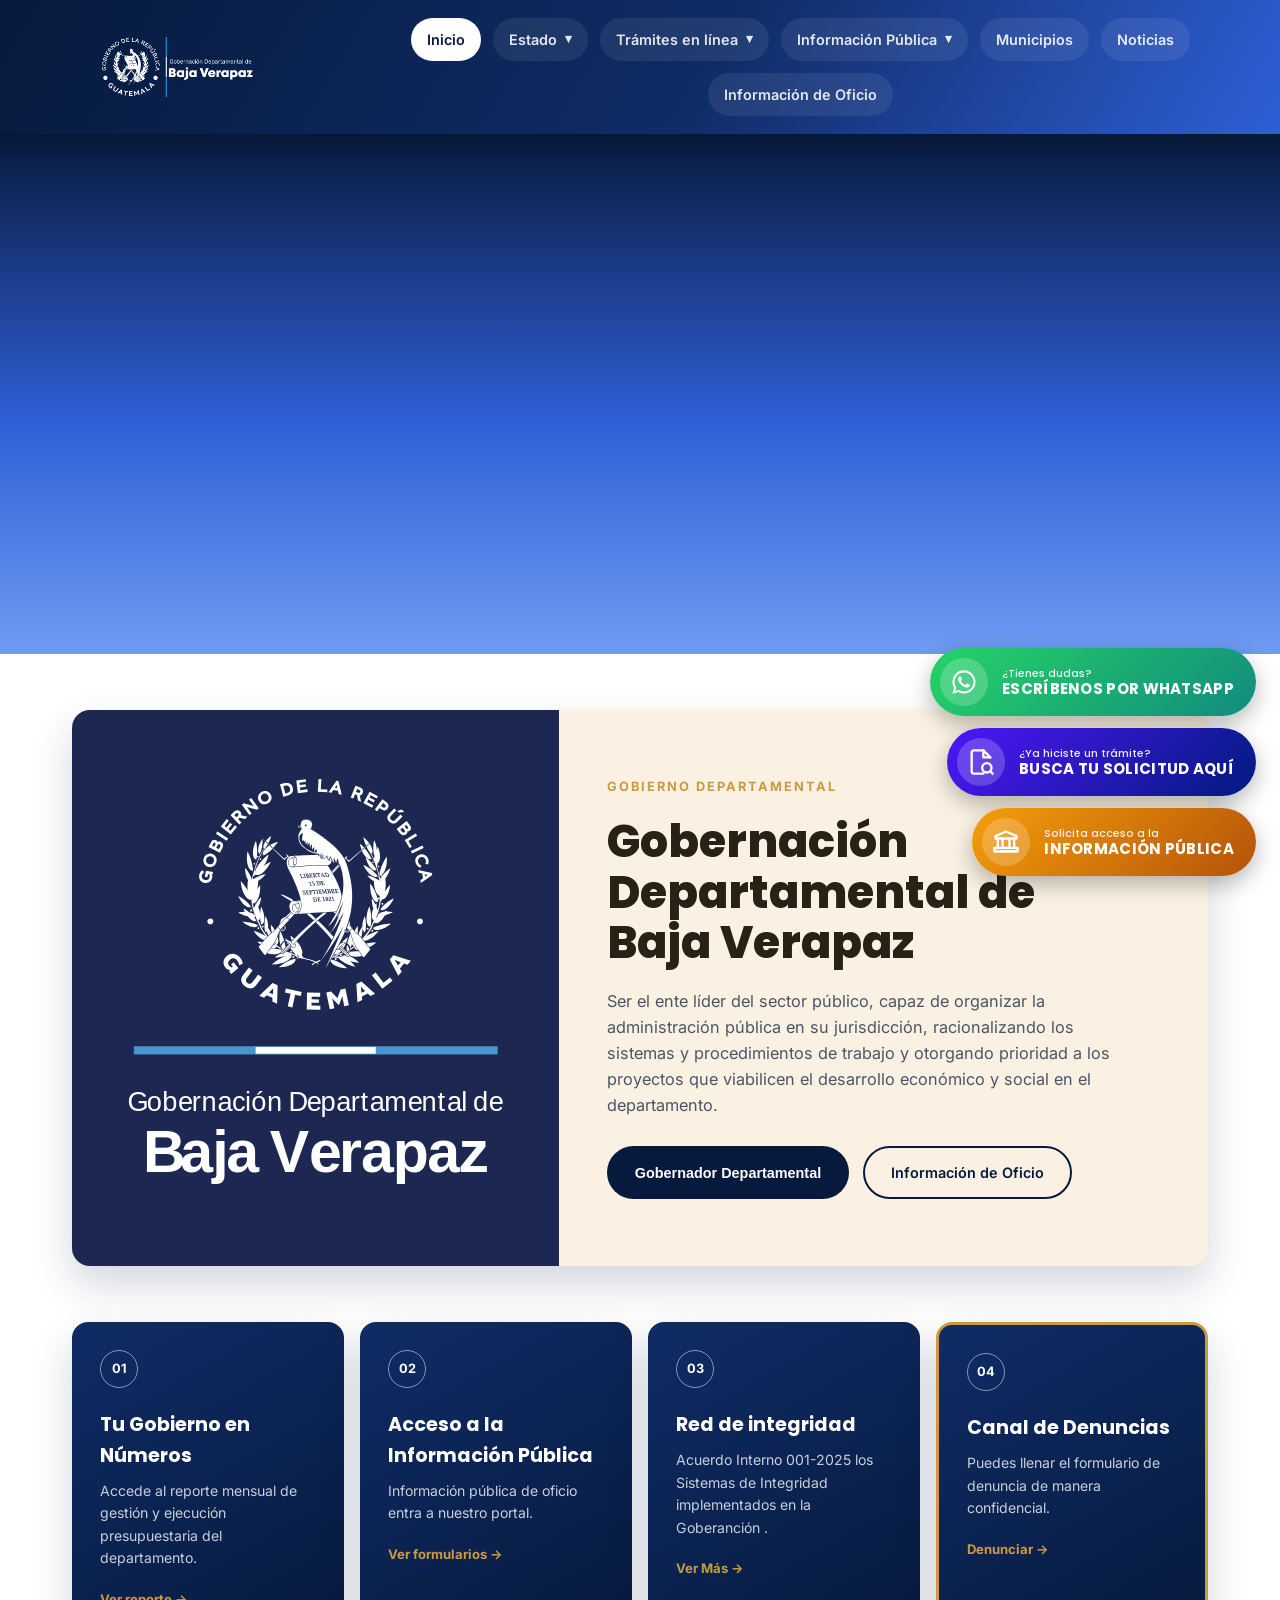
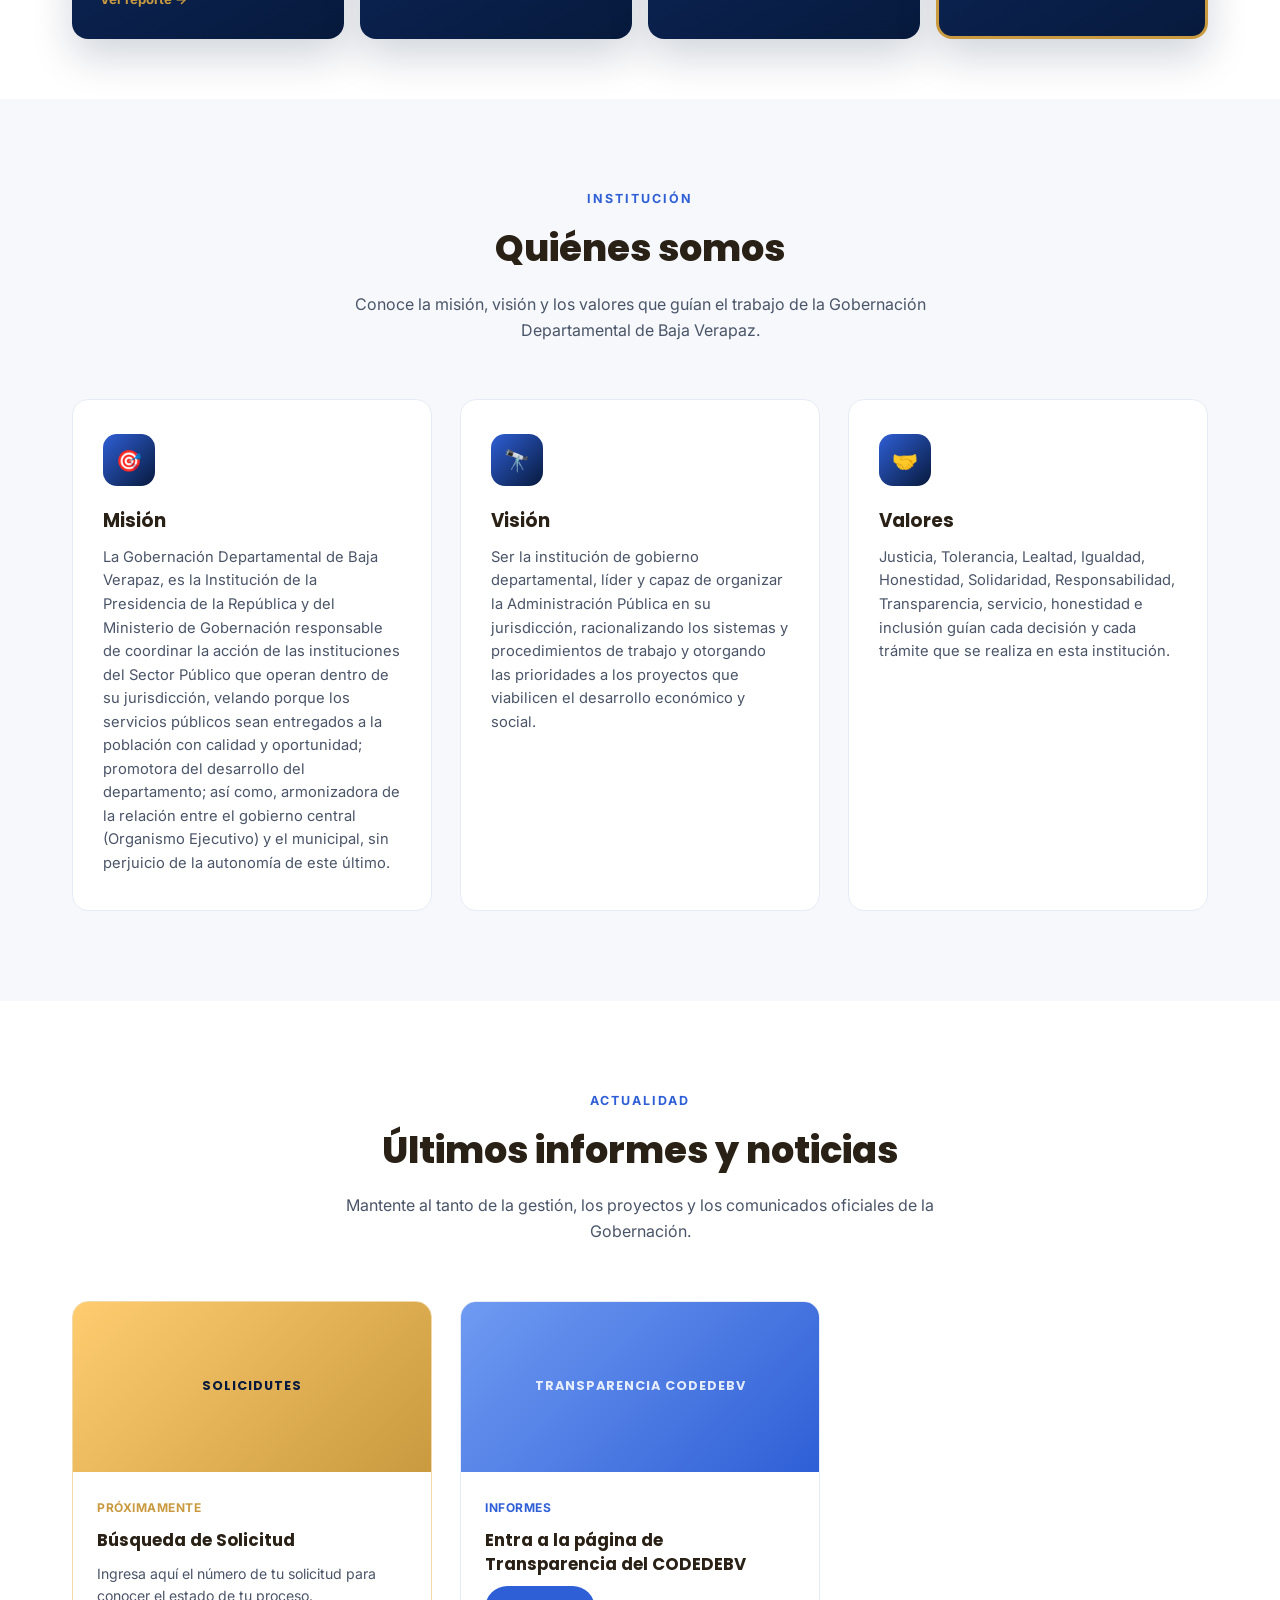
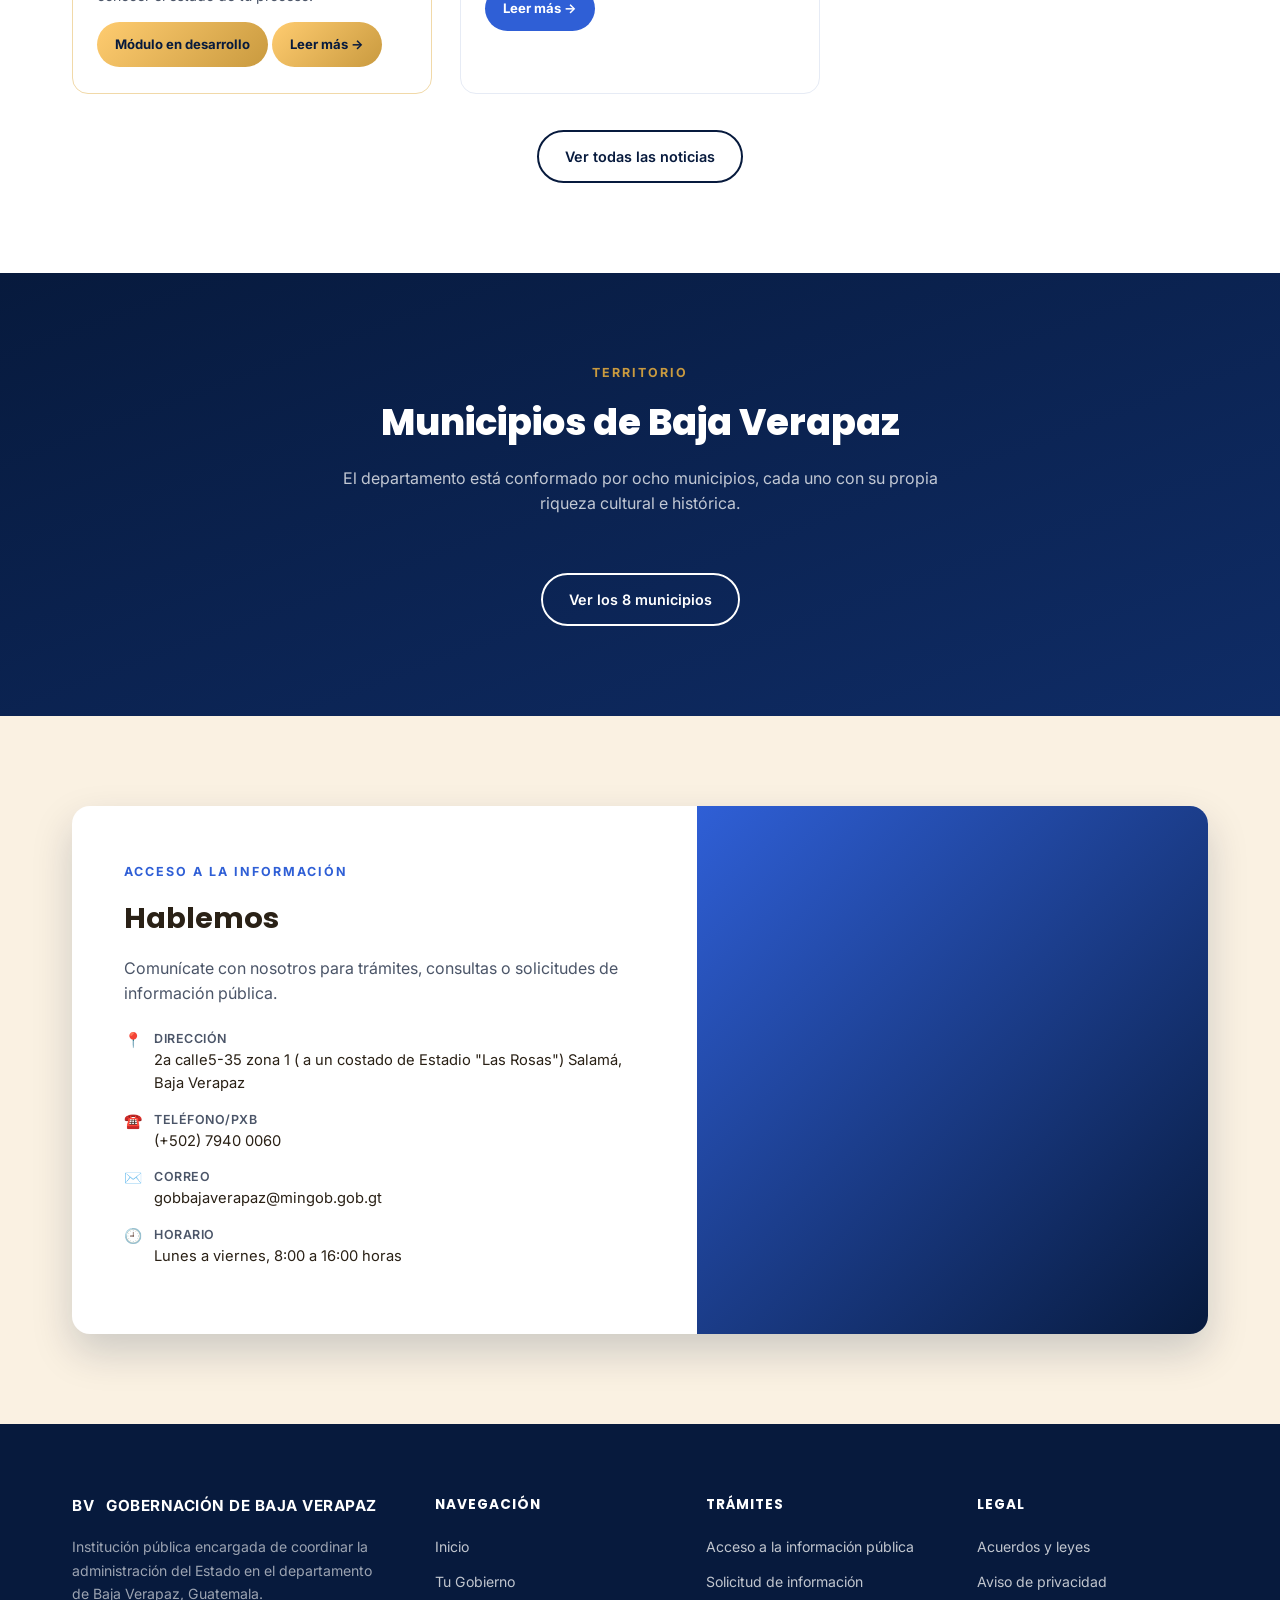
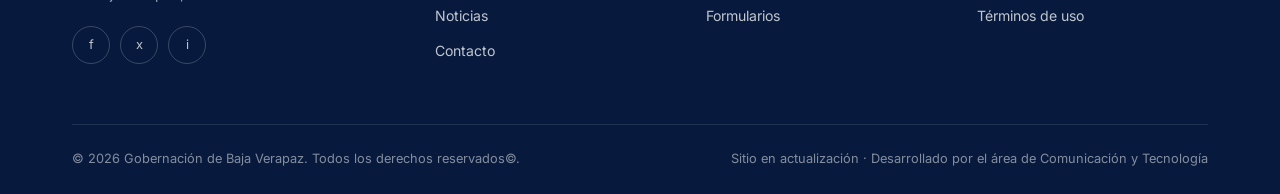
<file: index.html>
<!DOCTYPE html>
<html lang="es">
<head>
<meta charset="UTF-8">
<meta name="viewport" content="width=device-width, initial-scale=1.0">
<title>Gobernación Departamental de Baja Verapaz</title>
<meta name="description" content="Gobernación Departamental de Baja Verapaz, Guatemala.">
 
<link rel="preconnect" href="https://fonts.googleapis.com">
<link rel="preconnect" href="https://fonts.gstatic.com" crossorigin>
<link href="https://fonts.googleapis.com/css2?family=Poppins:wght@400;500;600;700;800&family=Inter:wght@400;500;600&display=swap" rel="stylesheet">
<link href="/assets/css/styles.css" rel="stylesheet">
<link href="/assets/css/botones.css?v=1" rel="stylesheet">
<link rel="preload" as="image" href="/assets/images/RL.webp">
</head>
<body>

<div id="navbar-container"></div>
 
<section class="hero-fotos" id="inicio">
  <div class="hero-fondo">
    <div class="slide" style="background-image:url('/assets/images/RL.webp')"></div>
    <div class="slide" data-bg="/assets/images/MMC/MC1.jpg"></div>
    <div class="slide" data-bg="/assets/images/MMC/MC2.jpg"></div>
    <div class="slide" data-bg="/assets/images/MMC/MC3.jpg"></div>
    <div class="slide" data-bg="/assets/images/MMC/MC1.jpg"></div>
  </div>
  <div class="hero-overlay"></div>
</section>
<script>
  document.querySelectorAll('.hero-fondo .slide[data-bg]').forEach((slide, i) => {
    setTimeout(() => {
      slide.style.backgroundImage = `url('${slide.dataset.bg}')`;
    }, i * 4000 + 800);
  });
</script>

<section class="hero-info">
  <div class="hero-tarjeta">
    <div class="hero-grid">
 
      <div class="hero-imagen">
        <img src="assets/images/logovfa.svg" alt="Logo" onerror="this.src='https://encrypted-tbn0.gstatic.com/images?q=tbn:ANd9GcTs_WPr6uTMZIfsHBcjTGuZBzZWeTkgZ8lJIA&s'">
      </div>
 
      <div class="hero-texto">
        <span class="ojo">Gobierno departamental</span>
        <h1>Gobernación Departamental de <br> Baja Verapaz</h1>
        <p>Ser el ente líder del sector público, capaz de organizar la administración pública en su jurisdicción, racionalizando los sistemas y procedimientos de trabajo y otorgando prioridad a los proyectos que viabilicen el desarrollo económico y social en el departamento.</p>
        <div class="hero-botones">
          <button type="button" class="btn btn-primario" onclick="abrirModalGobernador()">Gobernador Departamental</button>
          <a href="https://www.gobernacionbajaverapaz.laip.gt" class="btn btn-secundario">Información de Oficio</a>
        </div>
      </div>
 
    </div>
  </div>
</section>
 
<div class="accesos-rapidos">
 
  <a href="pages/tableroelectronico.html" class="tarjeta-acceso">
    <span class="numero-tarjeta">01</span>
    <h3>Tu Gobierno en Números</h3>
    <p>Accede al reporte mensual de gestión y ejecución presupuestaria del departamento.</p>
    <span class="enlace-tarjeta">Ver reporte →</span>
  </a>
 
  <a href="https://www.gobernacionbajaverapaz.laip.gt" class="tarjeta-acceso">
    <span class="numero-tarjeta">02</span>
    <h3>Acceso a la Información Pública</h3>
    <p>Información pública de oficio entra a nuestro portal.</p>
    <span class="enlace-tarjeta">Ver formularios →</span>
  </a>
 
  <a href="https://drive.google.com/drive/folders/19OQeYDBb1sj-sDQp2xRCdGKzDVLGIt5a?usp=sharing" class="tarjeta-acceso">
    <span class="numero-tarjeta">03</span>
    <h3>Red de integridad</h3>
    <p>Acuerdo Interno 001-2025 los Sistemas de Integridad implementados en la Goberanción .</p>
    <span class="enlace-tarjeta">Ver Más →</span>
  </a>

   <a href="/pages/denuncia.html" class="tarjeta-acceso tarjeta-denuncia">
    <span class="numero-tarjeta">04</span>
    <h3>Canal de Denuncias</h3>
    <p>Puedes llenar el formulario de denuncia de manera confidencial.</p>
    <span class="enlace-tarjeta">Denunciar →</span>
  </a>
 
</div>
 
<section class="quienes-somos" id="quienes-somos">
  <div class="contenedor">
    <div class="encabezado-seccion">
      <span class="ojo">Institución</span>
      <h2>Quiénes somos</h2>
      <p>Conoce la misión, visión y los valores que guían el trabajo de la Gobernación Departamental de Baja Verapaz.</p>
    </div>
 
    <div class="grid-valores">
      <div class="tarjeta-valor">
        <div class="icono">🎯</div>
        <h3>Misión</h3>
        <p>La Gobernación Departamental de Baja Verapaz, es la Institución de la Presidencia de la República y del Ministerio de Gobernación responsable de coordinar la acción de las instituciones del Sector Público que operan dentro de su jurisdicción, velando porque los servicios públicos sean entregados a la población con calidad y oportunidad; promotora del desarrollo del departamento; así como, armonizadora de la relación entre el gobierno central (Organismo Ejecutivo) y el municipal, sin perjuicio de la autonomía de este último.</p>
      </div>
      <div class="tarjeta-valor">
        <div class="icono">🔭</div>
        <h3>Visión</h3>
        <p>Ser la institución de gobierno departamental, líder y capaz de organizar la Administración Pública en su jurisdicción, racionalizando los sistemas y procedimientos de trabajo y otorgando las prioridades a los proyectos que viabilicen el desarrollo económico y social.</p>
      </div>
      <div class="tarjeta-valor">
        <div class="icono">🤝</div>
        <h3>Valores</h3>
        <p>Justicia, Tolerancia, Lealtad, Igualdad, Honestidad, Solidaridad, Responsabilidad, Transparencia, servicio, honestidad e inclusión guían cada decisión y cada trámite que se realiza en esta institución.</p>
      </div>
    </div>
  </div>
</section>

<section id="informes">
  <div class="contenedor">
    <div class="encabezado-seccion">
      <span class="ojo">Actualidad</span>
      <h2>Últimos informes y noticias</h2>
      <p>Mantente al tanto de la gestión, los proyectos y los comunicados oficiales de la Gobernación.</p>
    </div>
    <div class="grid-noticias">
      <article class="tarjeta-noticia tarjeta-noticia--nueva">
        <div class="miniatura">SOLICIDUTES</div>
        <div class="contenido-noticia">
          <span class="fecha-noticia">Próximamente</span>
          <h3>Búsqueda de Solicitud</h3>
          <p>Ingresa aquí el número de tu solicitud para conocer el estado de tu proceso.</p>
          <span class="leer-mas">Módulo en desarrollo</span>
          <a href="https://www.2016.gobernacionbajaverapaz.gob.gt" class="leer-mas">Leer más →</a>
        </div>
      </article>
      <article class="tarjeta-noticia">
        <div class="miniatura">Transparencia CODEDEBV</div>
        <div class="contenido-noticia">
          <span class="fecha-noticia">Informes</span>
          <h3>Entra a la página de Transparencia del CODEDEBV</h3>
          <a href="/pages/trans-codede.html" class="leer-mas">Leer más →</a>
        </div>
      </article>
    </div>
    
    <div style="text-align:center;margin-top:36px;">
      <a href="/pages/noticias.html" class="btn btn-secundario">Ver todas las noticias</a>
    </div>
  </div>
</section>
 
<section class="municipios">
  <div class="contenedor">
    <div class="encabezado-seccion">
      <span class="ojo">Territorio</span>
      <h2>Municipios de Baja Verapaz</h2>
      <p>El departamento está conformado por ocho municipios, cada uno con su propia riqueza cultural e histórica.</p>
    </div>
 
    <div style="text-align:center;margin-top:36px;">
      <a href="/pages/municipios.html" class="btn btn-secundario" style="border-color:#fff;color:#fff;">Ver los 8 municipios</a>
    </div>
  </div>
</section>
 
<section class="contacto-cta" id="contacto">
  <div class="contenedor">
    <div class="caja-contacto">
      <div class="lado-texto">
        <span class="ojo">Acceso a la Información</span>
        <h2>Hablemos</h2>
        <p>Comunícate con nosotros para trámites, consultas o solicitudes de información pública.</p>
 
        <ul class="lista-contacto">
          <li>
            📍
            <div><strong>Dirección</strong>2a calle5-35 zona 1 ( a un costado de Estadio "Las Rosas") Salamá, Baja Verapaz</div>
          </li>
          <li>
            ☎️
            <div><strong>Teléfono/PXB</strong>(+502) 7940 0060</div>
          </li>
          <li>
            ✉️
            <div><strong>Correo</strong>gobbajaverapaz@mingob.gob.gt</div>
          </li>
          <li>
            🕘
            <div><strong>Horario</strong>Lunes a viernes, 8:00 a 16:00 horas</div>
          </li>
        </ul>
      </div>
 
      <div class="lado-mapa">
        <iframe
           src="https://www.google.com/maps/embed?pb=!1m18!1m12!1m3!1d3852.0249950667467!2d-90.3213993708954!3d15.101951074042264!2m3!1f0!2f0!3f0!3m2!1i1024!2i768!4f13.1!3m3!1m2!1s0x858a21be1e06762d%3A0x292f2413d0d768c3!2sGobernaci%C3%B3n%20Departamental%20de%20Baja%20Verapaz!5e0!3m2!1ses!2sgt!4v1785519926400!5m2!1ses!2sgt"
           allowfullscreen=""
           loading="lazy"
           referrerpolicy="no-referrer-when-downgrade"
           title="Ubicación de la Gobernación de Baja Verapaz">
        </iframe>
      </div>
    </div>
  </div>
</section>

<div class="modal-fondo" id="modalGobernador" onclick="if(event.target===this) cerrarModalGobernador()">
  <div class="modal-caja">
    <button class="modal-cerrar" aria-label="Cerrar" onclick="cerrarModalGobernador()">✕</button>
 
    <div class="modal-imagen">
     
      <img src="/assets/images/03.webp" alt="Fotografía del Gobernador de Baja Verapaz" loading="lazy">
    </div>
 
    <div class="modal-contenido">
      <span class="ojo">Autoridad departamental</span>
      <h2>Msc. Ing. Agr. Mynor Alexander Chén Cúja</h2>
      <span class="cargo">Gobernador Departamental de Baja Verapaz</span>
      <p>Fue designado en el cargo por el presidente Dr. Bernardo Arévalo y asumió oficialmente sus funciones el 13 de febrero de 2025. Su gestión se enfoca en el desarrollo rural, la seguridad ciudadana.</p>
      <p>Desde el inicio de su mandato en la Gobernación Departamental de Baja Verapaz, ha impulsado una agenda de trabajo basada en la transparencia, la inclusión y el fortalecimiento de la infraestructura local</p>
    </div>
  </div>
</div>
<div id="footer-container"></div>


<div class="botones-flotantes">

  <!-- BOTÓN 1: WHATSAPP -->
  <a href="https://wa.me/50277254594"
     id="btn-whatsapp"
     class="btn-solicitud btn-whatsapp"
     target="_blank"
     rel="noopener noreferrer"
     aria-label="Contactar por WhatsApp">
    <span class="btn-solicitud__icono">
      <svg xmlns="http://www.w3.org/2000/svg" width="28" height="28" viewBox="0 0 24 24" fill="currentColor" aria-hidden="true">
        <path d="M12.04 2a9.93 9.93 0 0 0-8.52 15.04L2 22l5.12-1.34A9.94 9.94 0 1 0 12.04 2Zm0 18.16a8.18 8.18 0 0 1-4.17-1.14l-.3-.18-3.04.8.81-2.97-.2-.31a8.17 8.17 0 1 1 6.9 3.8Zm4.49-6.12c-.25-.13-1.48-.73-1.71-.81-.23-.08-.4-.13-.56.13-.17.25-.65.81-.79.98-.15.17-.29.19-.54.06-.25-.13-1.06-.39-2.02-1.25-.75-.67-1.26-1.5-1.41-1.75-.15-.25-.02-.39.11-.52.12-.11.25-.29.38-.44.12-.15.16-.25.25-.42.08-.17.04-.31-.02-.44-.06-.13-.56-1.36-.77-1.86-.2-.49-.41-.42-.56-.43h-.48c-.17 0-.44.06-.67.31-.23.25-.88.86-.88 2.09 0 1.23.9 2.42 1.02 2.59.13.17 1.77 2.7 4.28 3.79.6.26 1.07.42 1.44.54.61.19 1.16.16 1.6.1.49-.07 1.48-.61 1.69-1.2.21-.59.21-1.1.15-1.2-.06-.1-.23-.17-.48-.29Z"/>
      </svg>
    </span>
    <span class="btn-solicitud__texto">
      <small>¿Tienes dudas?</small>
      <strong>ESCRÍBENOS POR WHATSAPP</strong>
    </span>
  </a>

  <a href="https://www.2016.gobernacionbajaverapaz.gob.gt/"
     id="btn-consulta"
     class="btn-solicitud btn-solicitud--consulta"
     aria-label="Buscar mi solicitud de trámite">
    <span class="btn-solicitud__icono">
      <svg xmlns="http://www.w3.org/2000/svg" width="28" height="28" viewBox="0 0 24 24" fill="none" stroke="currentColor" stroke-width="2" stroke-linecap="round" stroke-linejoin="round" aria-hidden="true">
        <path d="M14 2H6a2 2 0 0 0-2 2v16a2 2 0 0 0 2 2h8"/>
        <path d="M14 2v6h6"/>
        <path d="M14 2l6 6"/>
        <circle cx="17" cy="17" r="4"/>
        <path d="m20 20 2 2"/>
      </svg>
    </span>
    <span class="btn-solicitud__texto">
      <small>¿Ya hiciste un trámite?</small>
      <strong>BUSCA TU SOLICITUD AQUÍ</strong>
    </span>
  </a>

 
  <a href="https://www.gobernacionbajaverapaz.gob.gt/pages/tramites.html#tramite-3"
     id="btn-informacion-publica"
     class="btn-solicitud btn-solicitud--informacion"
     aria-label="Solicitar acceso a la información pública">
    <span class="btn-solicitud__icono">
      <svg xmlns="http://www.w3.org/2000/svg" width="28" height="28" viewBox="0 0 24 24" fill="none" stroke="currentColor" stroke-width="2" stroke-linecap="round" stroke-linejoin="round" aria-hidden="true">
        <path d="M12 3 3 7v2h18V7l-9-4Z"/>
        <path d="M5 9v8"/>
        <path d="M9 9v8"/>
        <path d="M15 9v8"/>
        <path d="M19 9v8"/>
        <path d="M3 20h18"/>
        <path d="M2 17h20v3H2z"/>
      </svg>
    </span>
    <span class="btn-solicitud__texto">
      <small>Solicita acceso a la</small>
      <strong>INFORMACIÓN PÚBLICA</strong>
    </span>
  </a>

</div>
 <script src="/assets/js/botones.js?v=1"></script>
<script src="/assets/js/main.js"></script>
<script src="/assets/js/modals.js"></script>
<script src="/assets/js/tramites.js"></script>
<script src="/assets/js/transparencia.js"></script>
</body>
</html>
</file>
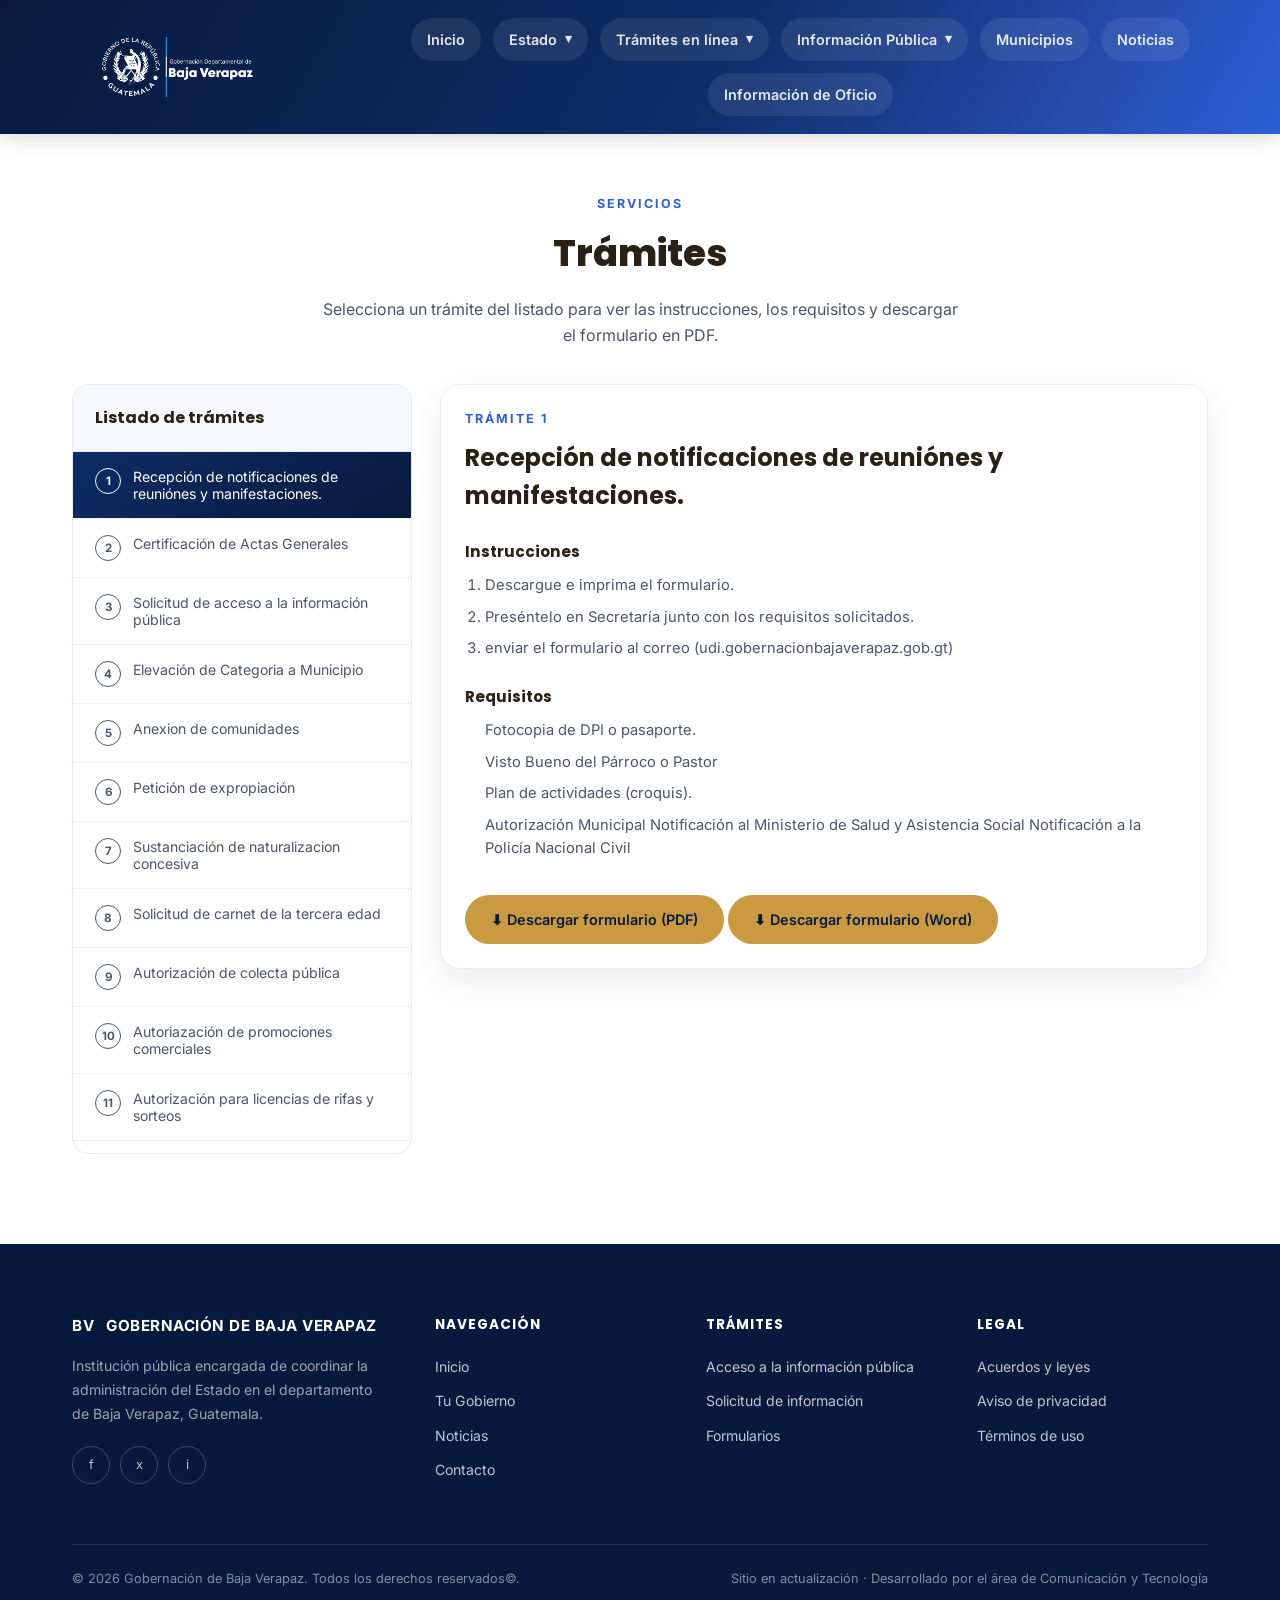
<file: tramites.html>
<!DOCTYPE html>
<html lang="es">
<head>
<meta charset="UTF-8">
<meta name="viewport" content="width=device-width, initial-scale=1.0">
<title>Trámites — Gobernación de Baja Verapaz</title>
<meta name="description" content="Formularios y requisitos para trámites en la Gobernación Departamental de Baja Verapaz.">

<link rel="preconnect" href="https://fonts.googleapis.com">
<link rel="preconnect" href="https://fonts.gstatic.com" crossorigin>
<link href="https://fonts.googleapis.com/css2?family=Poppins:wght@400;500;600;700;800&family=Inter:wght@400;500;600&display=swap" rel="stylesheet">

<link href="assets/css/styles.css" rel="stylesheet">
</head>
<body>

<!-- El navbar se inyecta aquí vía fetch, ver assets/js/main.js. -->
<!-- Como el <header> usa position:sticky, se queda visible al hacer scroll. -->
<div id="navbar-container"></div>

<!-- ===================== CONTENIDO ===================== -->
<section style="padding-top:60px;padding-bottom:90px;">
  <div class="contenedor">
    <div class="encabezado-seccion" style="margin-bottom:36px;">
      <span class="ojo">Servicios</span>
      <h2>Trámites</h2>
      <p>Selecciona un trámite del listado para ver las instrucciones, los requisitos y descargar el formulario en PDF.</p>
    </div>

    <div class="grid-tramites">

      <!-- Columna izquierda: listado de trámites (generado por tramites.js) -->
      <aside class="lista-tramites">
        <h3>Listado de trámites</h3>
        <ul id="listaTramites">
          <!-- Se llena automáticamente desde assets/js/tramites.js -->
        </ul>
      </aside>

      <!-- Columna derecha: instrucciones + requisitos + descarga (generado por tramites.js) -->
      <div class="detalle-tramite" id="detalleTramite">
        <div class="detalle-vacio">Selecciona un trámite del listado izquierdo.</div>
      </div>

    </div>
  </div>
</section>

<!-- El footer se inyecta aquí vía fetch, ver assets/js/main.js -->
<div id="footer-container"></div>

<script src="assets/js/main.js"></script>
<script src="assets/js/modals.js"></script>
<script src="assets/js/tramites.js"></script>
</body>
</html>
</file>
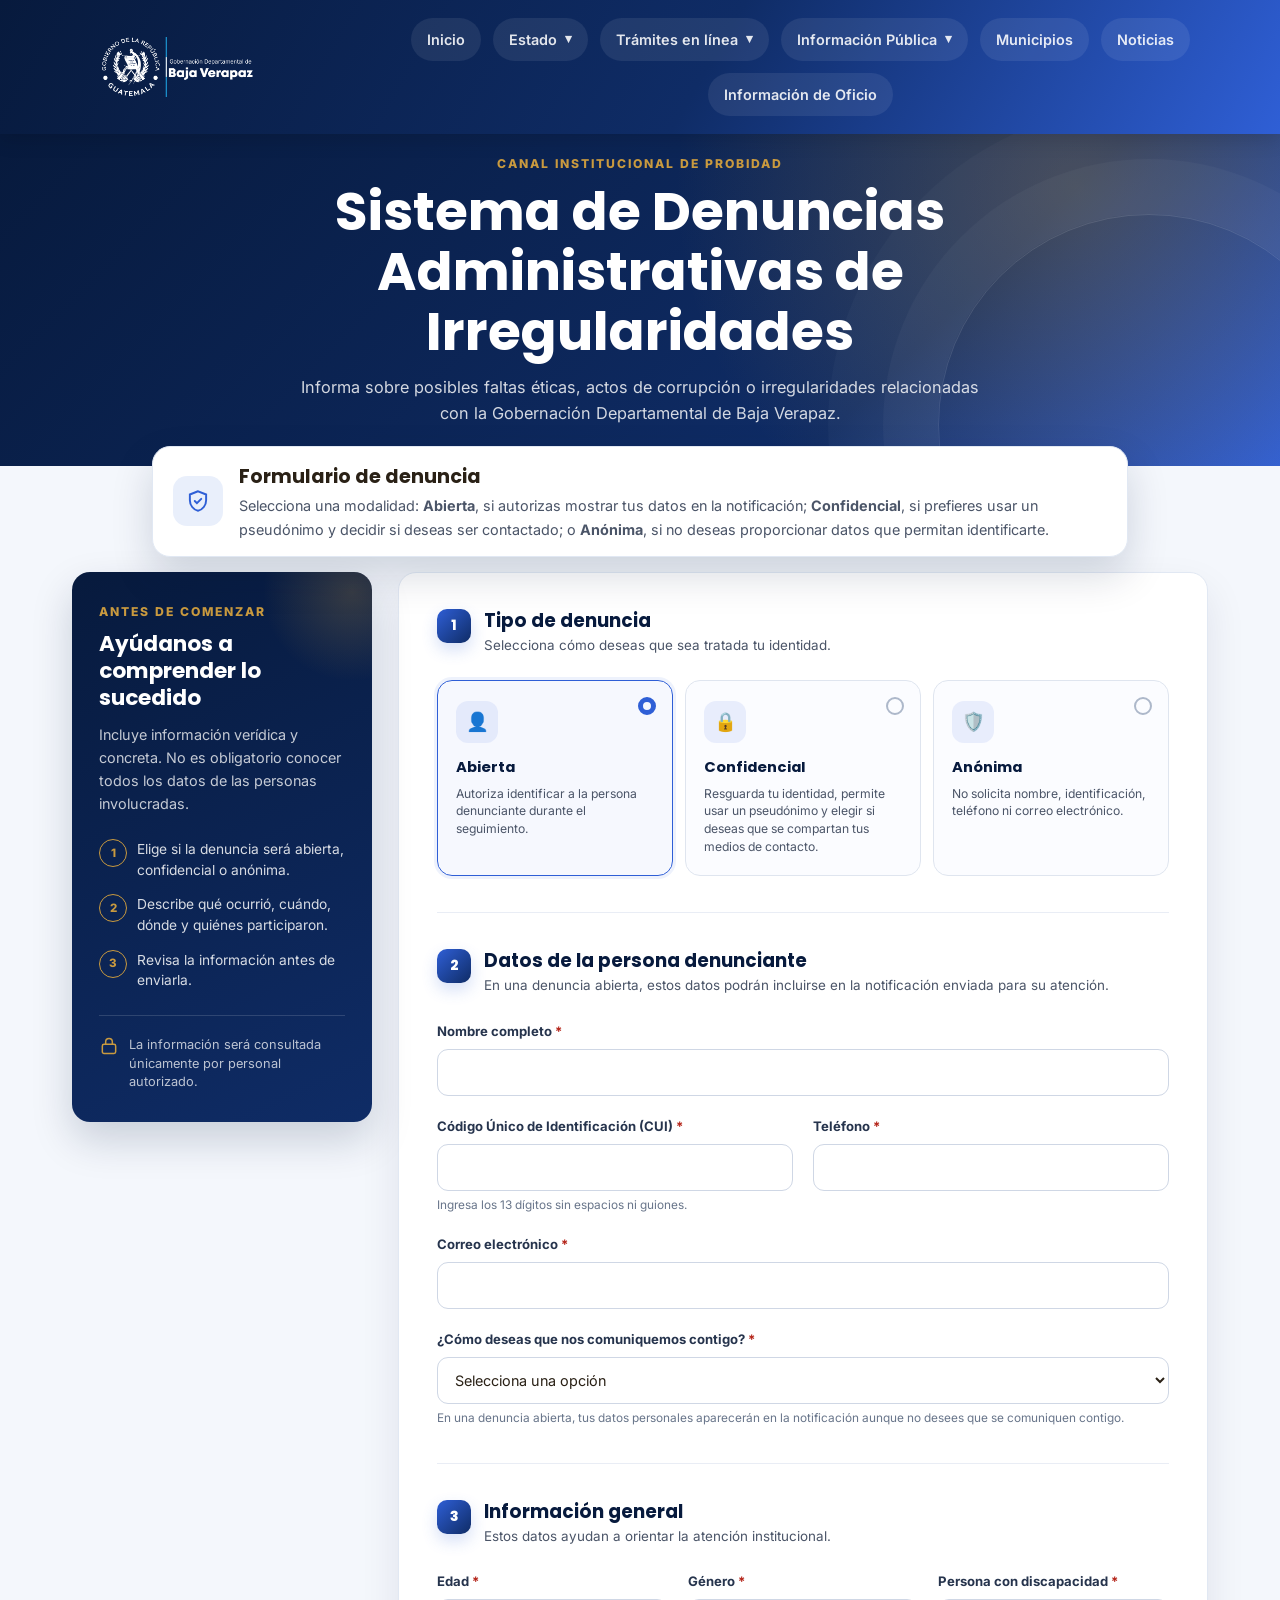
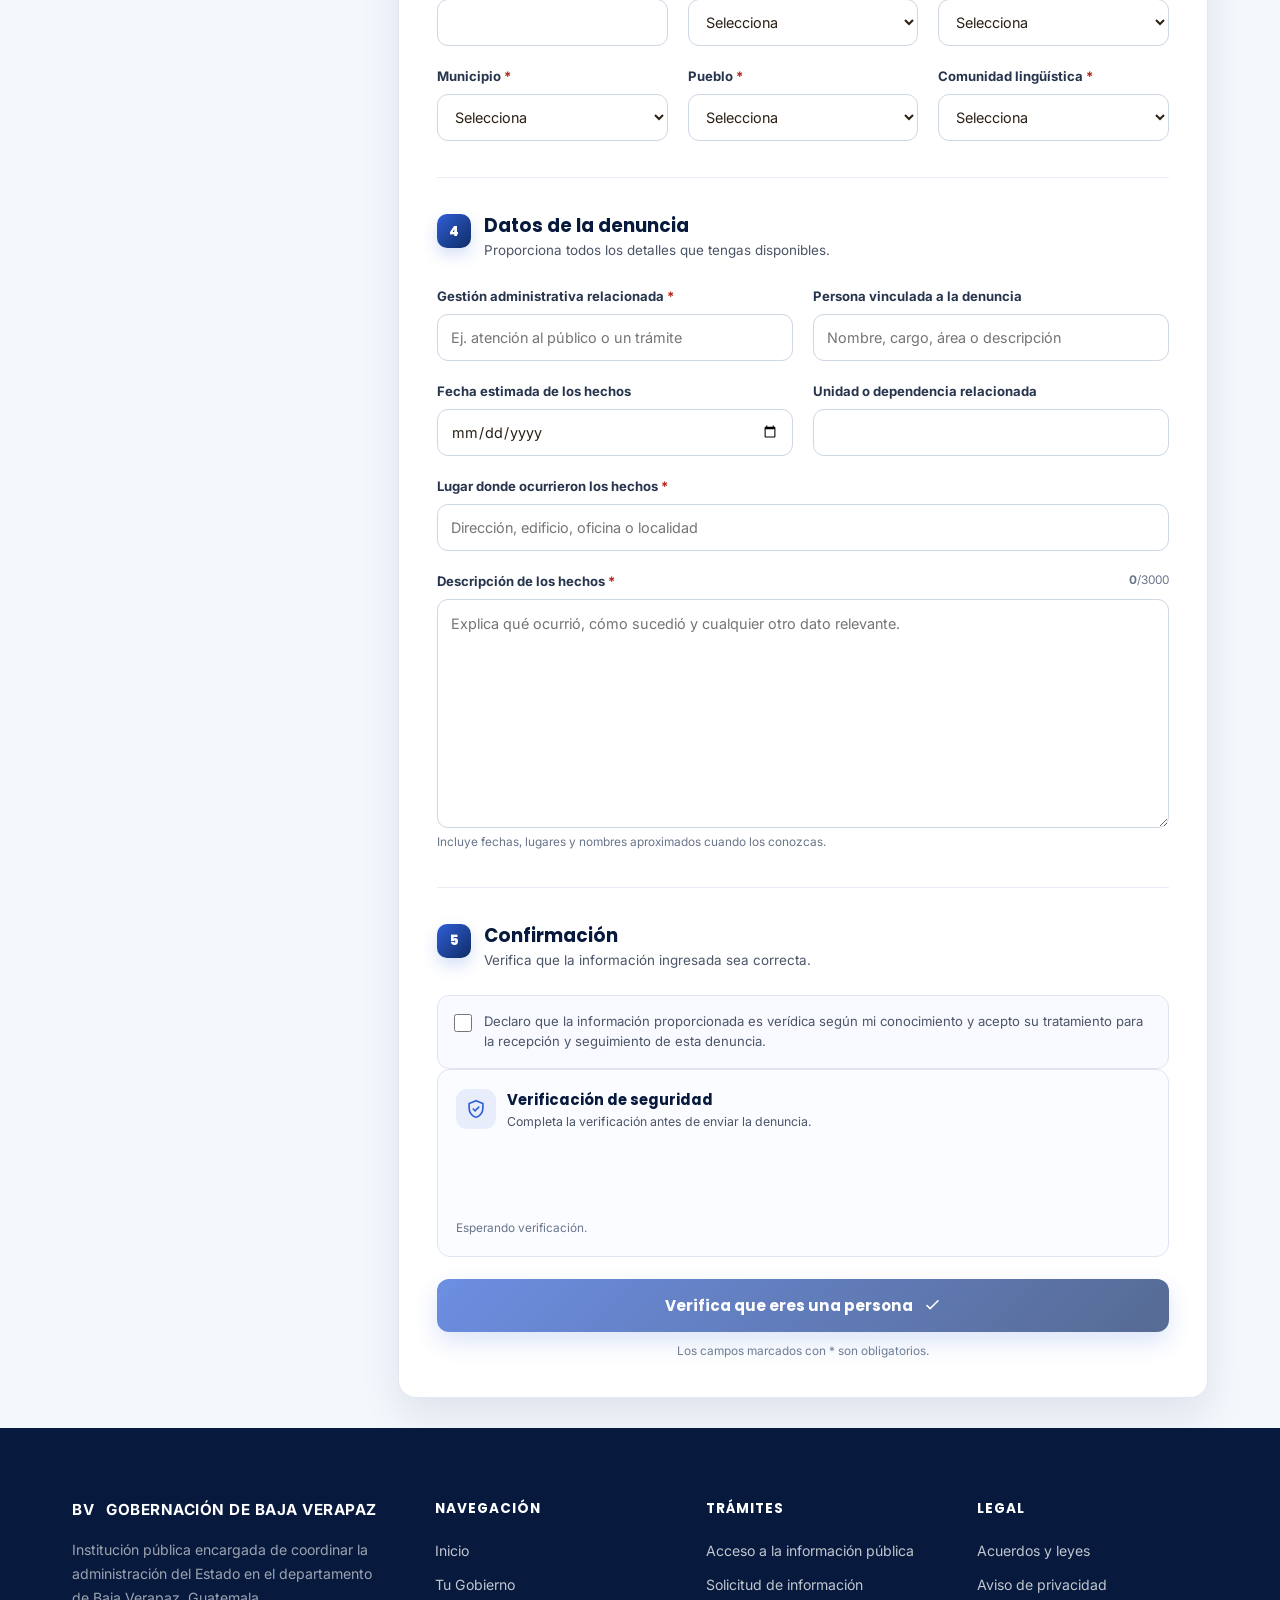
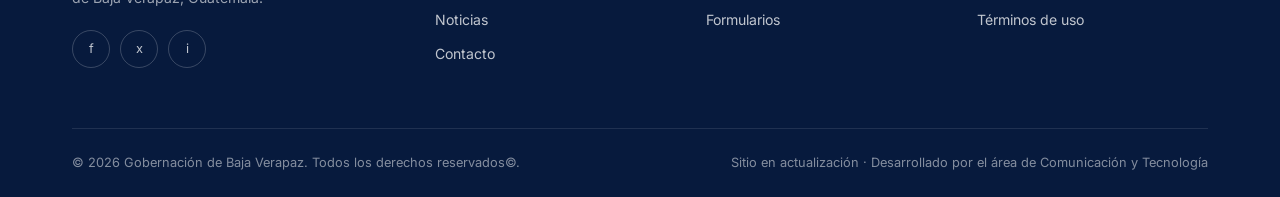
<file: pages/denuncia.html>
<!DOCTYPE html>
<html lang="es">
<head>
  <meta charset="UTF-8">
  <meta name="viewport" content="width=device-width, initial-scale=1.0">
  <title>Sistema de Denuncias Administrativas de Irregularidades - Gobernación de Baja Verapaz</title>
  <meta name="description" content="Canal institucional para presentar denuncias administrativas de irregularidades ante la Gobernación Departamental de Baja Verapaz.">
  <link rel="preconnect" href="https://fonts.googleapis.com">
  <link rel="preconnect" href="https://fonts.gstatic.com" crossorigin>
  <link href="https://fonts.googleapis.com/css2?family=Poppins:wght@400;500;600;700;800&family=Inter:wght@400;500;600&display=swap" rel="stylesheet">
  <link href="/assets/css/styles.css" rel="stylesheet">
  <link href="/assets/css/denuncia.css" rel="stylesheet">
  <script src="https://challenges.cloudflare.com/turnstile/v0/api.js" async defer></script>
</head>
<body>
  <div id="navbar-container"></div>

  <main class="pagina-denuncias">
    <section class="denuncias-encabezado">
      <div class="contenedor denuncias-intro">
        <span class="ojo">Canal institucional de probidad</span>
        <h1>Sistema de Denuncias Administrativas de Irregularidades</h1>
        <p>Informa sobre posibles faltas éticas, actos de corrupción o irregularidades relacionadas con la Gobernación Departamental de Baja Verapaz.</p>
      </div>
    </section>

    <section class="denuncias-contenido" aria-labelledby="titulo-formulario">
      <div class="contenedor denuncias-panel-encabezado">
        <div class="denuncias-aviso">
          <div class="denuncias-aviso-icono" aria-hidden="true">
            <svg width="26" height="26" viewBox="0 0 24 24" fill="none"><path d="M12 3 4.5 6v5.2c0 4.7 3.2 8.9 7.5 9.8 4.3-.9 7.5-5.1 7.5-9.8V6L12 3Z" stroke="currentColor" stroke-width="1.8"/><path d="m9 12 2 2 4-4" stroke="currentColor" stroke-width="1.8" stroke-linecap="round"/></svg>
          </div>
          <div>
            <h2 id="titulo-formulario">Formulario de denuncia</h2>
            <p>Selecciona una modalidad: <b>Abierta</b>, si autorizas mostrar tus datos en la notificación; <b>Confidencial</b>, si prefieres usar un pseudónimo y decidir si deseas ser contactado; o <b>Anónima</b>, si no deseas proporcionar datos que permitan identificarte.</p>
          </div>
        </div>
      </div>

      <div class="contenedor denuncias-layout">
        <aside class="denuncias-orientacion" aria-label="Orientación para presentar la denuncia">
          <span class="ojo">Antes de comenzar</span>
          <h2>Ayúdanos a comprender lo sucedido</h2>
          <p>Incluye información verídica y concreta. No es obligatorio conocer todos los datos de las personas involucradas.</p>
          <ol>
            <li>Elige si la denuncia será abierta, confidencial o anónima.</li>
            <li>Describe qué ocurrió, cuándo, dónde y quiénes participaron.</li>
            <li>Revisa la información antes de enviarla.</li>
          </ol>
          <div class="orientacion-privacidad">
            <svg width="20" height="20" viewBox="0 0 24 24" fill="none" aria-hidden="true"><rect x="4" y="10" width="16" height="11" rx="2" stroke="currentColor" stroke-width="1.8"/><path d="M8 10V7a4 4 0 0 1 8 0v3" stroke="currentColor" stroke-width="1.8"/></svg>
            <p>La información será consultada únicamente por personal autorizado.</p>
          </div>
        </aside>

        <div class="denuncias-formulario">
          <!-- Sustituir data-apps-script-url por la URL /exec del despliegue. -->
          <form id="form-denuncia" class="form-denuncia" method="post" target="respuesta-apps-script" accept-charset="UTF-8" data-apps-script-url="https://script.google.com/macros/s/AKfycbxegWszZaByw6WeLwYeYMNa8mLVfjMxpJEK1Lsavn1MtBFWq4AkTt0HTwB2VdeEdlX8/exec" novalidate>
            <input type="hidden" name="origen" value="WEBGOB">
            <input type="hidden" name="fecha_cliente" id="fecha-cliente">
            <div class="campo-trampa" aria-hidden="true"><label for="sitio-web">No completes este campo</label><input id="sitio-web" name="sitio_web" type="text" tabindex="-1" autocomplete="off"></div>

            <section class="form-seccion" aria-labelledby="titulo-tipo">
              <div class="form-seccion-titulo"><span class="form-paso">1</span><div><h2 id="titulo-tipo">Tipo de denuncia</h2><p>Selecciona cómo deseas que sea tratada tu identidad.</p></div></div>
              <div class="tipo-denuncia-grid" role="radiogroup" aria-labelledby="titulo-tipo">
                <label class="tipo-denuncia-tarjeta"><input type="radio" name="tipo_denuncia" value="abierta" checked><span class="tipo-marca"></span><span class="tipo-icono" aria-hidden="true">👤</span><strong>Abierta</strong><small>Autoriza identificar a la persona denunciante durante el seguimiento.</small></label>
                <label class="tipo-denuncia-tarjeta"><input type="radio" name="tipo_denuncia" value="confidencial"><span class="tipo-marca"></span><span class="tipo-icono" aria-hidden="true">🔒</span><strong>Confidencial</strong><small>Resguarda tu identidad, permite usar un pseudónimo y elegir si deseas que se compartan tus medios de contacto.</small></label>
                <label class="tipo-denuncia-tarjeta"><input type="radio" name="tipo_denuncia" value="anonima"><span class="tipo-marca"></span><span class="tipo-icono" aria-hidden="true">🛡️</span><strong>Anónima</strong><small>No solicita nombre, identificación, teléfono ni correo electrónico.</small></label>
              </div>
            </section>

            <section class="form-seccion" id="seccion-datos-personales" aria-labelledby="titulo-personales">
              <div class="form-seccion-titulo"><span class="form-paso">2</span><div><h2 id="titulo-personales">Datos de la persona denunciante</h2><p>En una denuncia abierta, estos datos podrán incluirse en la notificación enviada para su atención.</p></div></div>
              <div class="form-grid">
                <div class="campo campo-completo"><label for="nombre-completo">Nombre completo <span>*</span></label><input id="nombre-completo" name="nombre_completo" type="text" maxlength="120" autocomplete="name" data-required-activo required></div>
                <div class="campo"><label for="cui">Código Único de Identificación (CUI) <span>*</span></label><input id="cui" name="cui" type="text" inputmode="numeric" pattern="[0-9]{13}" minlength="13" maxlength="13" data-required-activo required><small>Ingresa los 13 dígitos sin espacios ni guiones.</small></div>
                <div class="campo"><label for="telefono">Teléfono <span>*</span></label><input id="telefono" name="telefono" type="tel" inputmode="numeric" pattern="[0-9]{8}" minlength="8" maxlength="8" autocomplete="tel" data-required-activo required></div>
                <div class="campo campo-completo"><label for="correo">Correo electrónico <span>*</span></label><input id="correo" name="correo" type="email" maxlength="120" autocomplete="email" data-required-activo required></div>

                <div class="campo campo-completo">
                  <label for="preferencia-contacto-abierta">¿Cómo deseas que nos comuniquemos contigo? <span>*</span></label>
                  <select id="preferencia-contacto-abierta" name="preferencia_contacto" data-required-activo required>
                    <option value="">Selecciona una opción</option>
                    <option value="ninguno">No deseo que se comuniquen conmigo</option>
                    <option value="correo">Por correo electrónico</option>
                    <option value="telefono">Por teléfono</option>
                    <option value="ambos">Por correo electrónico y teléfono</option>
                  </select>
                  <small>En una denuncia abierta, tus datos personales aparecerán en la notificación aunque no desees que se comuniquen contigo.</small>
                </div>

                <div class="campo campo-completo" id="campo-instrucciones-contacto-abierta" hidden>
                  <label for="instrucciones-contacto-abierta">Indicaciones para contactarte</label>
                  <textarea class="textarea-contacto" id="instrucciones-contacto-abierta" name="instrucciones_contacto" maxlength="300" rows="4" placeholder="Ejemplo: llamar únicamente de 14:00 a 16:00 horas" disabled></textarea>
                </div>

                <div class="campo-completo" id="autorizacion-contacto-abierta-wrap" hidden>
                  <label class="campo-aceptacion campo-aceptacion-contacto">
                    <input id="autorizacion-contacto-abierta" type="checkbox" name="autorizacion_contacto" value="aceptada" disabled>
                    <span>Autorizo que personal responsable utilice los medios seleccionados para dar seguimiento a esta denuncia.</span>
                  </label>
                </div>
              </div>
            </section>

            <section class="form-seccion" id="seccion-datos-confidenciales" aria-labelledby="titulo-confidenciales" aria-hidden="true" hidden>
              <div class="form-seccion-titulo">
                <span class="form-paso">2</span>
                <div>
                  <h2 id="titulo-confidenciales">Datos confidenciales de la persona denunciante</h2>
                  <p>Estos datos se guardarán en el registro institucional, pero tu nombre y CUI no aparecerán en el correo de aviso.</p>
                </div>
              </div>

              <div class="aviso-confidencialidad" role="note">
                <strong>Tu identidad se mantendrá reservada.</strong>
                <p>Tus datos personales no aparecerán en la denuncia, en su lugar se mostrará un pseudonimo. El teléfono y el correo electrónico solamente se mostrarán si eliges ese medio y autorizas que se utilice para contactarte.</p>
              </div>

              <div class="form-grid">
                <div class="campo campo-completo">
                  <label for="pseudonimo">Pseudónimo</label>
                  <input id="pseudonimo" name="pseudonimo" type="text" maxlength="80" autocomplete="off" placeholder="Ejemplo: Ciudadano comprometido">
                  <small>Es opcional. Si lo dejas vacío, el sistema asignará uno. No uses tu nombre real ni un usuario de redes sociales.</small>
                </div>

                <div class="campo campo-completo">
                  <label for="nombre-completo-confidencial">Nombre completo <span>*</span></label>
                  <input id="nombre-completo-confidencial" name="nombre_completo" type="text" maxlength="120" autocomplete="name" data-required-activo required>
                </div>

                <div class="campo">
                  <label for="cui-confidencial">Código Único de Identificación (CUI) <span>*</span></label>
                  <input id="cui-confidencial" name="cui" type="text" inputmode="numeric" pattern="[0-9]{13}" minlength="13" maxlength="13" data-required-activo required>
                  <small>Ingresa los 13 dígitos sin espacios ni guiones.</small>
                </div>

                <div class="campo" id="campo-telefono-confidencial">
                  <label for="telefono-confidencial">Teléfono <span>*</span></label>
                  <input id="telefono-confidencial" name="telefono" type="tel" inputmode="numeric" pattern="[0-9]{8}" minlength="8" maxlength="8" autocomplete="tel" data-required-activo required>
                  <small>Ingresa 8 dígitos sin espacios ni guiones.</small>
                </div>

                <div class="campo campo-completo" id="campo-correo-confidencial">
                  <label for="correo-confidencial">Correo electrónico <span>*</span></label>
                  <input id="correo-confidencial" name="correo" type="email" maxlength="120" autocomplete="email" data-required-activo required>
                </div>

                <div class="campo campo-completo">
                  <label for="preferencia-contacto">¿Cómo deseas que nos comuniquemos contigo? <span>*</span></label>
                  <select id="preferencia-contacto" name="preferencia_contacto" data-required-activo required>
                    <option value="">Selecciona una opción</option>
                    <option value="ninguno">No deseo que se comuniquen conmigo</option>
                    <option value="correo">Por correo electrónico</option>
                    <option value="telefono">Por teléfono</option>
                    <option value="ambos">Por correo electrónico y teléfono</option>
                  </select>
                </div>

                <div class="campo campo-completo" id="campo-instrucciones-contacto" hidden>
                  <label for="instrucciones-contacto">Indicaciones para un contacto seguro</label>
                  <textarea class="textarea-contacto" id="instrucciones-contacto" name="instrucciones_contacto" maxlength="300" rows="4" placeholder="Ejemplo: llamar únicamente de 14:00 a 16:00 horas" disabled></textarea>
                  <small>No incluyas información personal adicional que no sea necesaria.</small>
                </div>

                <div class="campo-completo" id="autorizacion-contacto-wrap" hidden>
                  <label class="campo-aceptacion campo-aceptacion-contacto">
                    <input id="autorizacion-contacto" type="checkbox" name="autorizacion_contacto" value="aceptada" disabled>
                    <span>Autorizo que personal responsable utilice los medios seleccionados únicamente para dar seguimiento a esta denuncia.</span>
                  </label>
                </div>
              </div>
            </section>

            <section class="form-seccion" aria-labelledby="titulo-contexto">
              <div class="form-seccion-titulo"><span class="form-paso" data-numero-contexto>3</span><div><h2 id="titulo-contexto">Información general</h2><p>Estos datos ayudan a orientar la atención institucional.</p></div></div>
              <div class="form-grid form-grid-tres">
                <div class="campo"><label for="edad">Edad <span>*</span></label><input id="edad" name="edad" type="number" min="1" max="120" required></div>
                <div class="campo"><label for="genero">Género <span>*</span></label><select id="genero" name="genero" required><option value="">Selecciona</option><option value="femenino">Femenino</option><option value="masculino">Masculino</option><option value="otro">Otro</option><option value="prefiero_no_indicar">Prefiero no indicarlo</option></select></div>
                <div class="campo"><label for="discapacidad">Persona con discapacidad <span>*</span></label><select id="discapacidad" name="discapacidad" required><option value="">Selecciona</option><option value="no">No</option><option value="si">Sí</option><option value="prefiero_no_indicar">Prefiero no indicarlo</option></select></div>
                <div class="campo"><label for="municipio">Municipio <span>*</span></label><select id="municipio" name="municipio" required><option value="">Selecciona</option><option>Salamá</option><option>San Miguel Chicaj</option><option>Rabinal</option><option>Cubulco</option><option>Granados</option><option>Santa Cruz el Chol</option><option>San Jerónimo</option><option>Purulhá</option></select></div>
                <div class="campo"><label for="pueblo">Pueblo <span>*</span></label><select id="pueblo" name="pueblo" required><option value="">Selecciona</option><option>Maya</option><option>Xinka</option><option>Garífuna</option><option>Ladino</option><option>Otro</option><option>Prefiero no indicarlo</option></select></div>
                <div class="campo"><label for="comunidad-linguistica">Comunidad lingüística <span>*</span></label><select id="comunidad-linguistica" name="comunidad_linguistica" required><option value="">Selecciona</option><option>Achí</option><option>Español</option><option>Poqomchi'</option><option>Q'eqchi'</option><option>K'iche'</option><option>Otra</option><option>Prefiero no indicarlo</option></select></div>
              </div>
            </section>

            <section class="form-seccion" aria-labelledby="titulo-hechos">
              <div class="form-seccion-titulo"><span class="form-paso" data-numero-hechos>4</span><div><h2 id="titulo-hechos">Datos de la denuncia</h2><p>Proporciona todos los detalles que tengas disponibles.</p></div></div>
              <div class="form-grid">
                <div class="campo"><label for="gestion">Gestión administrativa relacionada <span>*</span></label><input id="gestion" name="gestion_administrativa" type="text" maxlength="200" placeholder="Ej. atención al público o un trámite" required></div>
                <div class="campo"><label for="persona-denunciada">Persona vinculada a la denuncia</label><input id="persona-denunciada" name="persona_denunciada" type="text" maxlength="200" placeholder="Nombre, cargo, área o descripción"></div>
                <div class="campo"><label for="fecha-hechos">Fecha estimada de los hechos</label><input id="fecha-hechos" name="fecha_hechos" type="date"></div>
                <div class="campo"><label for="unidad">Unidad o dependencia relacionada</label><input id="unidad" name="unidad_relacionada" type="text" maxlength="160"></div>
                <div class="campo campo-completo"><label for="lugar-hechos">Lugar donde ocurrieron los hechos <span>*</span></label><input id="lugar-hechos" name="lugar_hechos" type="text" maxlength="300" placeholder="Dirección, edificio, oficina o localidad" required></div>
                <div class="campo campo-completo"><div class="campo-etiqueta-contador"><label for="descripcion">Descripción de los hechos <span>*</span></label><span><strong id="contador-descripcion">0</strong>/3000</span></div><textarea id="descripcion" name="descripcion" minlength="30" maxlength="3000" rows="9" placeholder="Explica qué ocurrió, cómo sucedió y cualquier otro dato relevante." required></textarea><small>Incluye fechas, lugares y nombres aproximados cuando los conozcas.</small></div>
              </div>
            </section>

            <section class="form-seccion form-seccion-final" aria-labelledby="titulo-confirmacion">
              <div class="form-seccion-titulo"><span class="form-paso" data-numero-confirmacion>5</span><div><h2 id="titulo-confirmacion">Confirmación</h2><p>Verifica que la información ingresada sea correcta.</p></div></div>
              <label class="campo-aceptacion"><input type="checkbox" name="declaracion_veracidad" value="aceptada" required><span>Declaro que la información proporcionada es verídica según mi conocimiento y acepto su tratamiento para la recepción y seguimiento de esta denuncia.</span></label>
              <div id="estado-formulario" class="estado-formulario" role="status" aria-live="polite" hidden></div>
              <div class="verificacion-seguridad" aria-labelledby="titulo-verificacion">
                <div class="verificacion-encabezado">
                  <div class="verificacion-icono" aria-hidden="true">
                    <svg width="22" height="22" viewBox="0 0 24 24" fill="none"><path d="M12 3 4.5 6v5.2c0 4.7 3.2 8.9 7.5 9.8 4.3-.9 7.5-5.1 7.5-9.8V6L12 3Z" stroke="currentColor" stroke-width="1.8"/><path d="m9 12 2 2 4-4" stroke="currentColor" stroke-width="1.8" stroke-linecap="round"/></svg>
                  </div>
                  <div><h3 id="titulo-verificacion">Verificación de seguridad</h3><p>Completa la verificación antes de enviar la denuncia.</p></div>
                </div>
                <!-- Clave oficial de PRUEBA. Sustituir por la site key de producción. -->
                <div class="turnstile-contenedor">
                  <div
                    class="cf-turnstile"
                    data-sitekey="0x4AAAAAAEUUnVEvfBGmAUzf"
                    data-theme="light"
                    data-size="flexible"
                    data-action="enviar_denuncia"
                    data-callback="captchaCompletado"
                    data-expired-callback="captchaExpirado"
                    data-error-callback="captchaConError"></div>
                </div>
                <p id="estado-captcha" class="estado-captcha" role="status" aria-live="polite">Esperando verificación.</p>
              </div>
              <button id="boton-enviar" class="boton-enviar" type="submit" aria-describedby="estado-captcha" disabled><span>Verifica que eres una persona</span><svg width="19" height="19" viewBox="0 0 24 24" fill="none" aria-hidden="true"><path d="m5 12 4 4L19 6" stroke="currentColor" stroke-width="2" stroke-linecap="round"/></svg></button>
              <p class="nota-envio">Los campos marcados con * son obligatorios.</p>
            </section>
          </form>
          <iframe id="respuesta-apps-script" name="respuesta-apps-script" class="respuesta-apps-script" title="Respuesta del registro de la denuncia" hidden></iframe>

          <section id="resultado-denuncia" class="resultado-denuncia" tabindex="-1" aria-live="polite" hidden>
            <div class="resultado-cargando" data-resultado-cargando>
              <span class="resultado-spinner" aria-hidden="true"></span>
              <div>
                <h2>Enviando denuncia…</h2>
                <p>Estamos validando la información y registrando la solicitud.</p>
              </div>
            </div>

            <div class="resultado-final" data-resultado-final hidden>
              <div class="resultado-icono" aria-hidden="true">
                <svg width="34" height="34" viewBox="0 0 24 24" fill="none"><path d="m5 12 4 4L19 6" stroke="currentColor" stroke-width="2.2" stroke-linecap="round" stroke-linejoin="round"/></svg>
              </div>
              <span class="resultado-etiqueta" data-resultado-etiqueta>Registro completado</span>
              <h2 data-resultado-titulo>Denuncia registrada</h2>
              <p data-resultado-mensaje>La denuncia fue recibida correctamente.</p>
              <div class="resultado-folio" data-resultado-folio-wrap>
                <span>Folio de seguimiento</span>
                <strong data-resultado-folio></strong>
              </div>
              <button id="boton-nueva-denuncia" class="boton-nueva-denuncia" type="button">Nueva denuncia</button>
            </div>
          </section>
        </div>
      </div>
    </section>
  </main>

  <div id="footer-container"></div>
  <script src="/assets/js/main.js"></script>
  <script src="/assets/js/denuncia.js"></script>
</body>
</html>
</file>
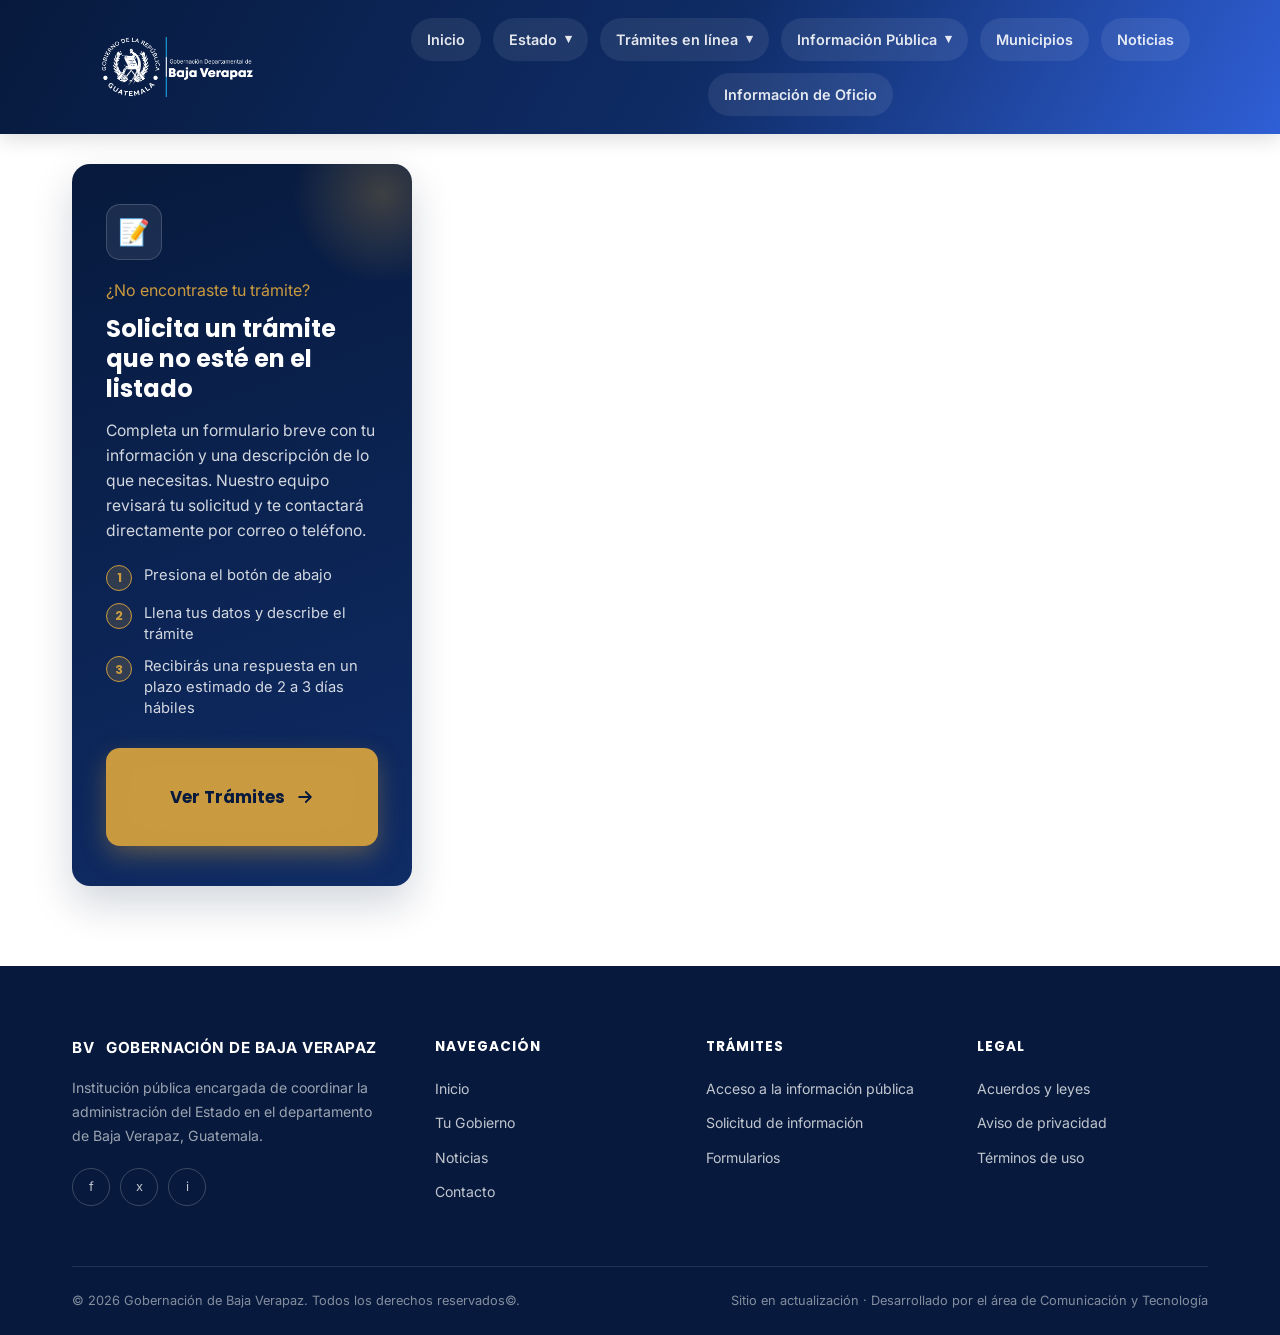
<file: pages/solicitudTramites.html>
<!DOCTYPE html>
<html lang="es">
<head>
<meta charset="UTF-8">
<meta name="viewport" content="width=device-width, initial-scale=1.0">
<title>Transparencia — Gobernación de Baja Verapaz</title>
<meta name="description" content="Informes mensuales de transparencia y ejecución de proyectos del CODEDE Baja Verapaz.">

<link rel="preconnect" href="https://fonts.googleapis.com">
<link rel="preconnect" href="https://fonts.gstatic.com" crossorigin>
<link href="https://fonts.googleapis.com/css2?family=Poppins:wght@400;500;600;700;800&family=Inter:wght@400;500;600&display=swap" rel="stylesheet">

<link href="/assets/css/styles.css" rel="stylesheet">
</head>
<body>
    <div id="navbar-container"></div>
   
    <section style="padding-top:30px;padding-bottom:80px; ">
        <div class="contenedor"> 
          <div class="grid-tramites"> 
            <!-- Columna derecha: llamado a solicitar trámite fuera del listado -->
<aside class="tramite-otro">
         <div class="tramite-otro-tarjeta">
             <span class="tramite-otro-icono">📝</span>
                <span class="ojo">¿No encontraste tu trámite?</span>
                    <h3>Solicita un trámite que no esté en el listado</h3>
                     <p>Completa un formulario breve con tu información y una descripción de lo que necesitas. Nuestro equipo revisará tu solicitud y te contactará directamente por correo o teléfono.</p>
                    <ol class="tramite-otro-pasos">
                     <li>Presiona el botón de abajo</li>
                     <li>Llena tus datos y describe el trámite</li>
                    <li>Recibirás una respuesta en un plazo estimado de 2 a 3 días hábiles</li>
    </ol>
    <button type="button" class="btn-solicitar-tramite">
      <a  class="btn-solicitar-tramite" href="/pages/tramites.html">
         <span>Ver Trámites</span>
          <svg width="20" height="20" viewBox="0 0 24 24" fill="none" xmlns="http://www.w3.org/2000/svg"> 
            <path d="M5 12h14M13 6l6 6-6 6" stroke="currentColor" stroke-width="2.2" stroke-linecap="round" stroke-linejoin="round"/> 
        </svg> 
    </a>
    </button>
  </div>
       
</aside>

  <iframe id="JotFormIFrame-262224625160853" title="SolicitudFormulario" onload="window.parent.scrollTo(0,0)
            " allowtransparency="true" allow="geolocation; microphone; camera; fullscreen;
             payment" src="https://form.jotform.com/262224625160853" frameborder="0"
              style="min-width:100%;max-width:100%;height:539px;border:none;" scrolling="no" >
        </iframe> 
     <script src='https://cdn.jotfor.ms/s/umd/latest/for-form-embed-handler.js'>

     </script> 
     <script>window.jotformEmbedHandler("iframe[id='JotFormIFrame-262224625160853']", "https://form.jotform.com/")</script>
          
         </div>
      </div>
    </section>

     <div id="footer-container"></div>
    <script src="/assets/js/main.js"></script>
    <script src="/assets/js/modals.js"></script>
    <script src="/assets/js/tramites.js"></script>
</body>
</html>
</file>
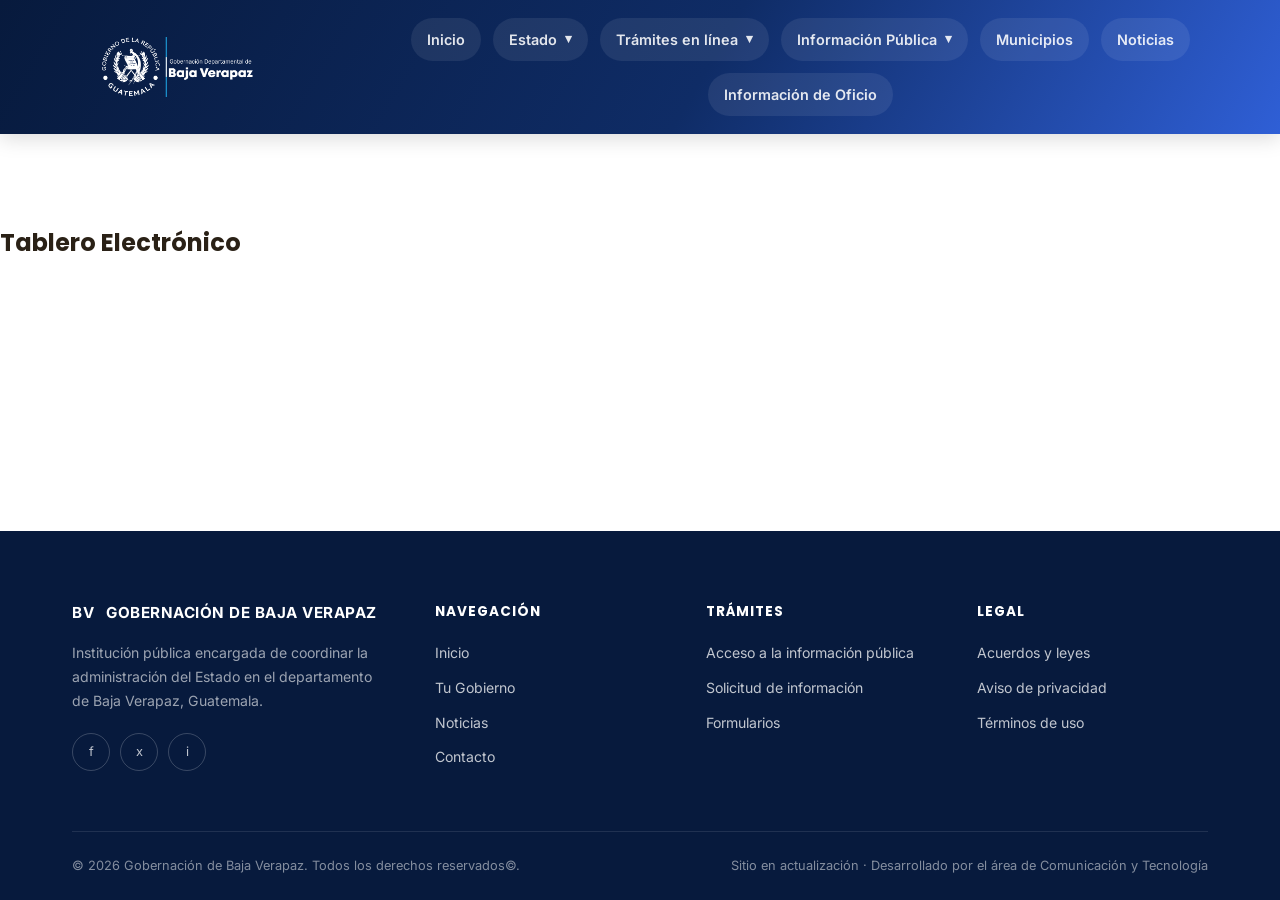
<file: Pages/tableroelectronico.html>
<!DOCTYPE html>
<html lang="es">
<head>
    <meta charset="UTF-8">
    <meta name="viewport" content="width=device-width, initial-scale=1.0">
    <base href="../">
    <title>Tablero Electrónico - Gobernación Departamentalde Baja Verapaz</title>
    <meta name="description" content="Tablero electrónico de la Gobernación Departamental de Baja Verapaz.">

    <link rel="preconnect" href="https://fonts.googleapis.com">
    <link rel="preconnect" href="https://fonts.gstatic.com" crossorigin>
    <link href="https://fonts.googleapis.com/css2?family=Poppins:wght@400;500;600;700;800&family=Inter:wght@400;500;600&display=swap" rel="stylesheet">

    <link href="assets/css/styles.css" rel="stylesheet">
</head>
<body>
    <!-- Componente navbar -->
    <div id="navbar-container"></div>

    <main id="contenido-principal">
        <section>
            <h2>Tablero Electrónico</h2>
        </section>
    </main>

    <!-- componente footer -->
    <div id="footer-container"></div>

    <script src="assets/js/main.js"></script>
</body>
</html>
</file>
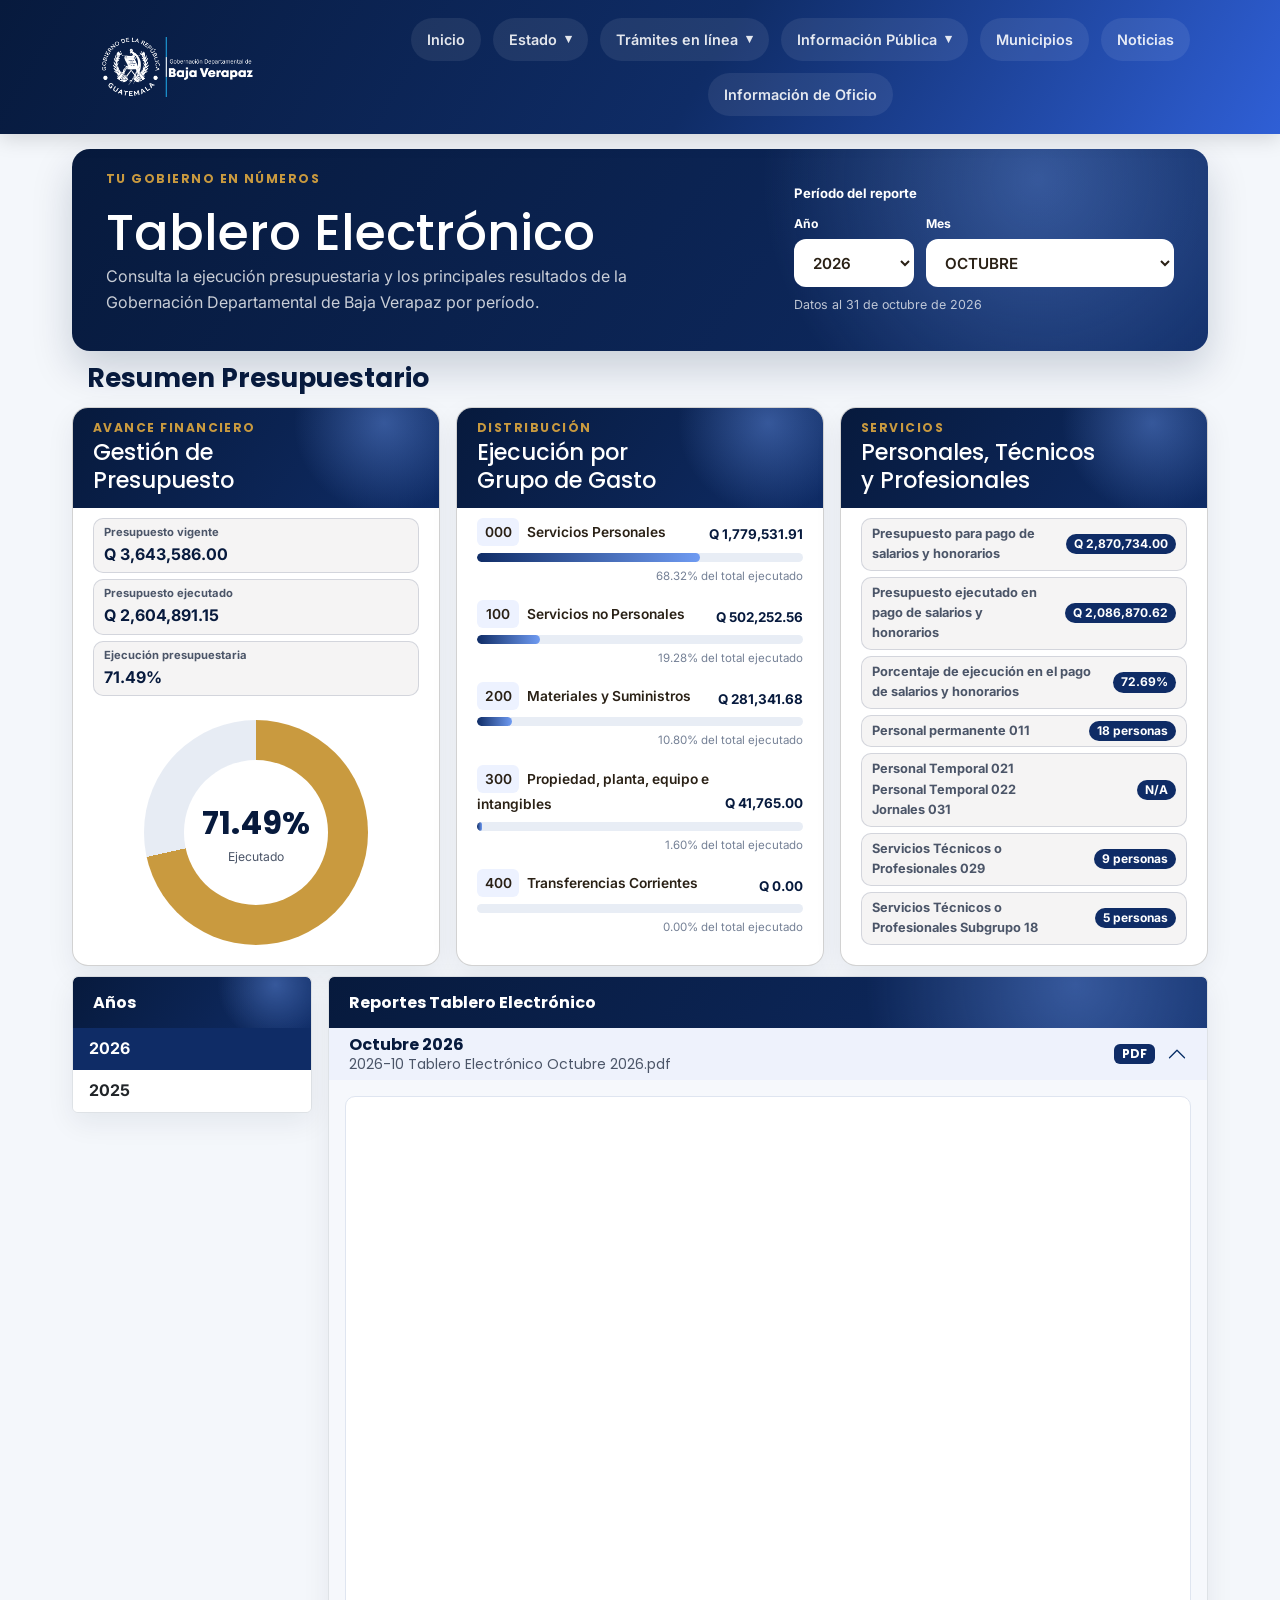
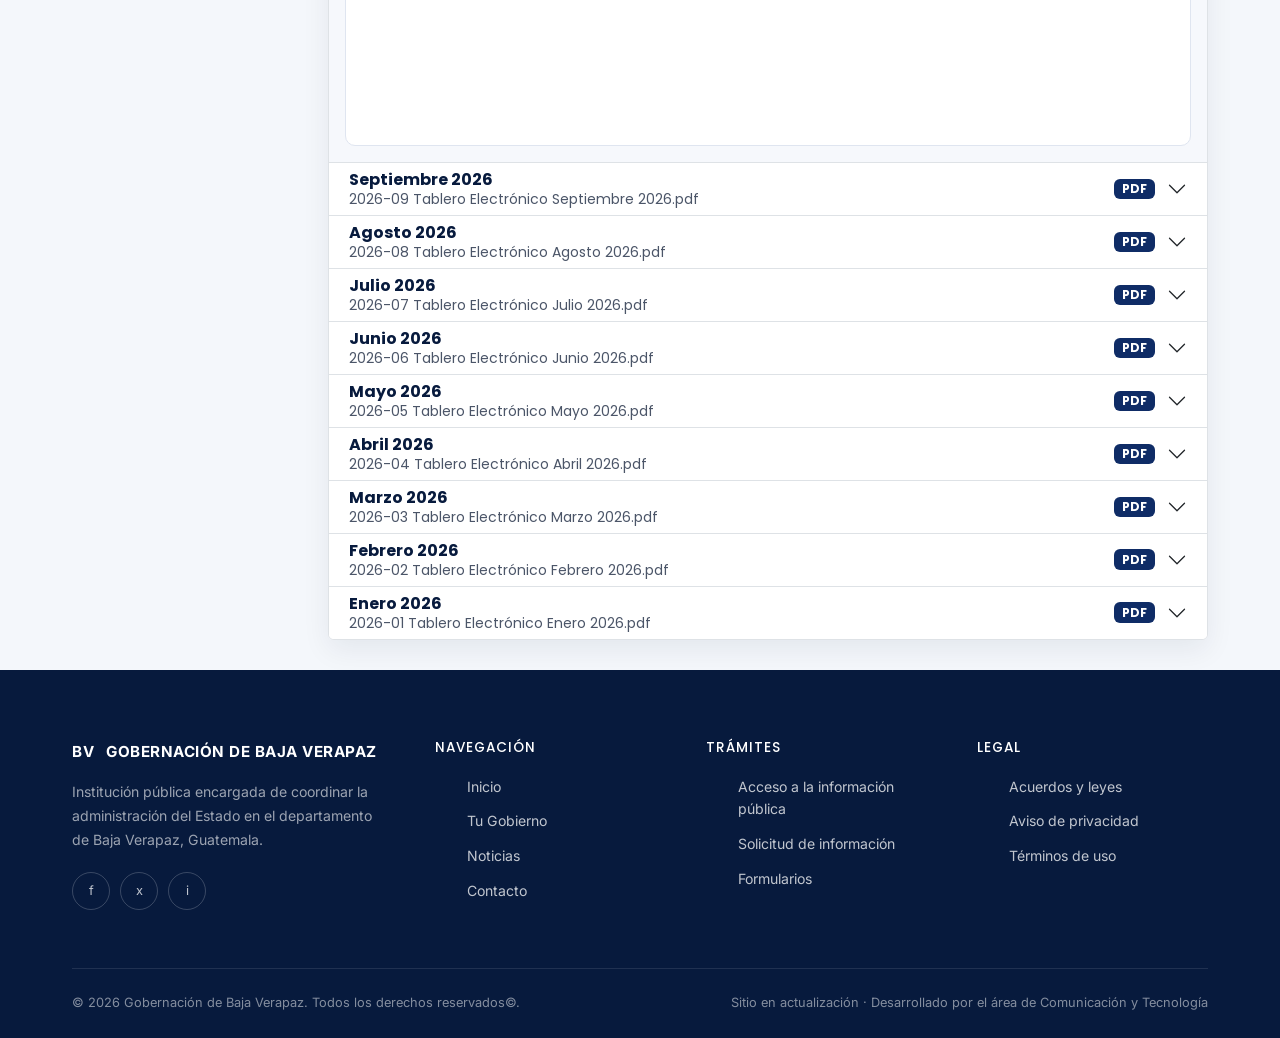
<file: pages/tableroelectronico.html>
<!DOCTYPE html>
<html lang="es">
<head>
    <meta charset="UTF-8">
    <meta name="viewport" content="width=device-width, initial-scale=1.0">
    <base href="../">
    <title>Tablero Electrónico - Gobernación Departamental de Baja Verapaz</title>
    <meta name="description" content="Tablero electrónico de la Gobernación Departamental de Baja Verapaz.">

    <link rel="preconnect" href="https://fonts.googleapis.com">
    <link rel="preconnect" href="https://fonts.gstatic.com" crossorigin>
    <link href="https://fonts.googleapis.com/css2?family=Poppins:wght@400;500;600;700;800&family=Inter:wght@400;500;600&display=swap" rel="stylesheet">

    <link href="https://cdn.jsdelivr.net/npm/bootstrap@5.3.8/dist/css/bootstrap.min.css" rel="stylesheet" integrity="sha384-sRIl4kxILFvY47J16cr9ZwB07vP4J8+LH7qKQnuqkuIAvNWLzeN8tE5YBujZqJLB" crossorigin="anonymous">
    <link href="assets/css/styles.css" rel="stylesheet">
    <link href="assets/css/tableroelectronico.css" rel="stylesheet">
</head>
<body>
    <!-- Componente navbar -->
    <div id="navbar-container"></div>

    <main id="contenido-principal" class="tablero-pagina">
        <div class="contenedor tablero-contenedor">
            <header class="tablero-encabezado">
                <div class="tablero-presentacion">
                    <p class="tablero-etiqueta">Tu Gobierno en Números</p>
                    <h1>Tablero Electrónico</h1>
                    <p>Consulta la ejecución presupuestaria y los principales resultados de la Gobernación Departamental de Baja Verapaz por período.</p>
                </div>

                <div class="tablero-selector">
                    <p class="tablero-selector-titulo">Período del reporte</p>
                    <div class="tablero-filtros-periodo">
                        <div class="tablero-campo-periodo">
                            <label for="selector-anio">Año</label>
                            <select id="selector-anio" disabled>
                                <option>Cargando años...</option>
                            </select>
                        </div>
                        <div class="tablero-campo-periodo">
                            <label for="selector-mes">Mes</label>
                            <select id="selector-mes" disabled>
                                <option>Selecciona un año</option>
                            </select>
                        </div>
                    </div>
                    <p id="fecha-corte">Fecha de corte pendiente</p>
                </div>
            </header>

            <div id="tablero-estado" class="tablero-estado" role="status" aria-live="polite">
                Cargando información presupuestaria...
            </div>

            <div id="tablero-contenido" class="tablero-contenido" hidden>
                <section class="tablero-seccion" aria-labelledby="titulo-resumen">
                    <div class="tablero-titulo-seccion">
                        <div>
                            <h2 id="titulo-resumen">Resumen Presupuestario</h2>
                        </div>
                        <p id="periodo-visible" class="tablero-periodo-visible"></p>
                    </div>

                    <div class="tablero-grid-ejecucion">
                        <article class="card tablero-card tablero-panel tablero-panel-progreso">
                            <div class="accordion-button tablero-panel-encabezado">
                                <div>
                                    <p class="tablero-etiqueta">Avance financiero</p>
                                    <h3>Gestión de <br class="salto-escritorio">Presupuesto</h3>
                                </div>
                            </div>
                            <div class="tablero-progreso-contenido">
                                <dl class="tablero-balance">
                                    <div class="tablero-persona tablero-balance-item">
                                        <dt>Presupuesto vigente</dt>
                                        <dd id="presupuesto-vigente">Q0.00</dd>
                                    </div>
                                    <div class="tablero-persona tablero-balance-item">
                                        <dt>Presupuesto ejecutado</dt>
                                        <dd id="presupuesto-ejecutado">Q0.00</dd>
                                    </div>
                                    <div class="tablero-persona tablero-balance-item">
                                        <dt>Ejecución presupuestaria</dt>
                                        <dd id="presupuesto-porcentaje">0.00%</dd>
                                    </div>
                                </dl>
                                <div id="grafica-ejecucion" class="tablero-anillo" role="img" aria-label="Ejecución presupuestaria de 0 por ciento">
                                    <div>
                                        <strong id="anillo-porcentaje">0.00%</strong>
                                        <span>Ejecutado</span>
                                    </div>
                                </div>
                            </div>
                        </article>

                        <article class="card tablero-card tablero-panel">
                            <div class="accordion-button tablero-panel-encabezado">
                                <div>
                                    <p class="tablero-etiqueta">Distribución</p>
                                    <h3>Ejecución por <br class="salto-escritorio">Grupo de Gasto</h3>
                                </div>
                            </div>
                            <div id="lista-grupos-gasto" class="tablero-barras"></div>
                        </article>

                        <article class="card tablero-card tablero-panel tablero-panel-servicios">
                            <div class="accordion-button tablero-panel-encabezado">
                                <div>
                                    <p class="tablero-etiqueta">Servicios</p>
                                    <h3>Personales, Técnicos <br class="salto-escritorio">y Profesionales</h3>
                                </div>
                            </div>
                            <dl id="lista-personas" class="tablero-personas">
                                <div class="tablero-persona">
                                    <dt>Presupuesto para pago de salarios y honorarios</dt>
                                    <dd id="personal-presupuesto" class="badge rounded-pill">Q0.00</dd>
                                </div>
                                <div class="tablero-persona">
                                    <dt>Presupuesto ejecutado en pago de salarios y honorarios</dt>
                                    <dd id="personal-ejecutado" class="badge rounded-pill">Q0.00</dd>
                                </div>
                                <div class="tablero-persona">
                                    <dt>Porcentaje de ejecución en el pago de salarios y honorarios</dt>
                                    <dd id="personal-porcentaje" class="badge rounded-pill">0.00%</dd>
                                </div>
                            </dl>
                        </article>
                    </div>
                </section>

                <!-- Sección Programas presupuestarios oculta temporalmente.
                <section class="tablero-seccion" aria-labelledby="titulo-programas">
                    <div class="tablero-titulo-seccion">
                        <div>
                            <p class="tablero-etiqueta" hidden>Resultados institucionales</p>
                            <h2 id="titulo-programas">Programas presupuestarios</h2>
                        </div>
                    </div>
                    <div class="card tablero-card tablero-tabla-contenedor">
                        <table class="tablero-tabla">
                            <thead>
                                <tr>
                                    <th scope="col">Programa</th>
                                    <th scope="col">Descripción del programa</th>
                                    <th scope="col">Vigente</th>
                                    <th scope="col">Ejecutado</th>
                                    <th scope="col">Ejecución</th>
                                    <th scope="col">Meta ejecutada</th>
                                </tr>
                            </thead>
                            <tbody id="tabla-programas"></tbody>
                        </table>
                    </div>
                </section>
                -->

                <!-- Sección Avances y logros oculta temporalmente.
                <section class="tablero-seccion" aria-labelledby="titulo-avances">
                    <div class="tablero-titulo-seccion">
                        <div>
                            <h2 id="titulo-avances">Avances y logros</h2>
                        </div>
                    </div>
                    <div id="lista-avances" class="tablero-avances"></div>
                </section>
                -->

                <section class="tablero-seccion tablero-reportes" aria-labelledby="titulo-reportes">
                    <div class="tablero-reportes-grid">
                        <aside class="accordion tablero-reportes-anios" aria-label="Navegación de reportes por año">
                            <div class="accordion-item tablero-card">
                                <h2 class="accordion-header">
                                    <span class="accordion-button">Años</span>
                                </h2>
                                <div class="accordion-body p-0">
                                    <div id="lista-anios-reportes" class="list-group list-group-flush"></div>
                                </div>
                            </div>
                        </aside>

                        <div class="accordion tablero-reportes-pdf">
                            <div class="accordion-item tablero-card">
                                <h2 class="accordion-header" id="titulo-reportes">
                                    <span class="accordion-button">Reportes Tablero Electrónico</span>
                                </h2>
                                <div class="accordion-body p-0">
                                    <div id="lista-reportes-pdf" class="accordion accordion-flush"></div>
                                </div>
                            </div>
                        </div>
                    </div>
                </section>
            </div>
        </div>
    </main>

    <!-- componente footer -->
    <div id="footer-container"></div>

    <script src="https://cdn.jsdelivr.net/npm/bootstrap@5.3.8/dist/js/bootstrap.bundle.min.js" integrity="sha384-FKyoEForCGlyvwx9Hj09JcYn3nv7wiPVlz7YYwJrWVcXK/BmnVDxM+D2scQbITxI" crossorigin="anonymous"></script>
    <script src="assets/js/main.js"></script>
    <script src="assets/js/tableroelectronico.js"></script>
</body>
</html>
</file>
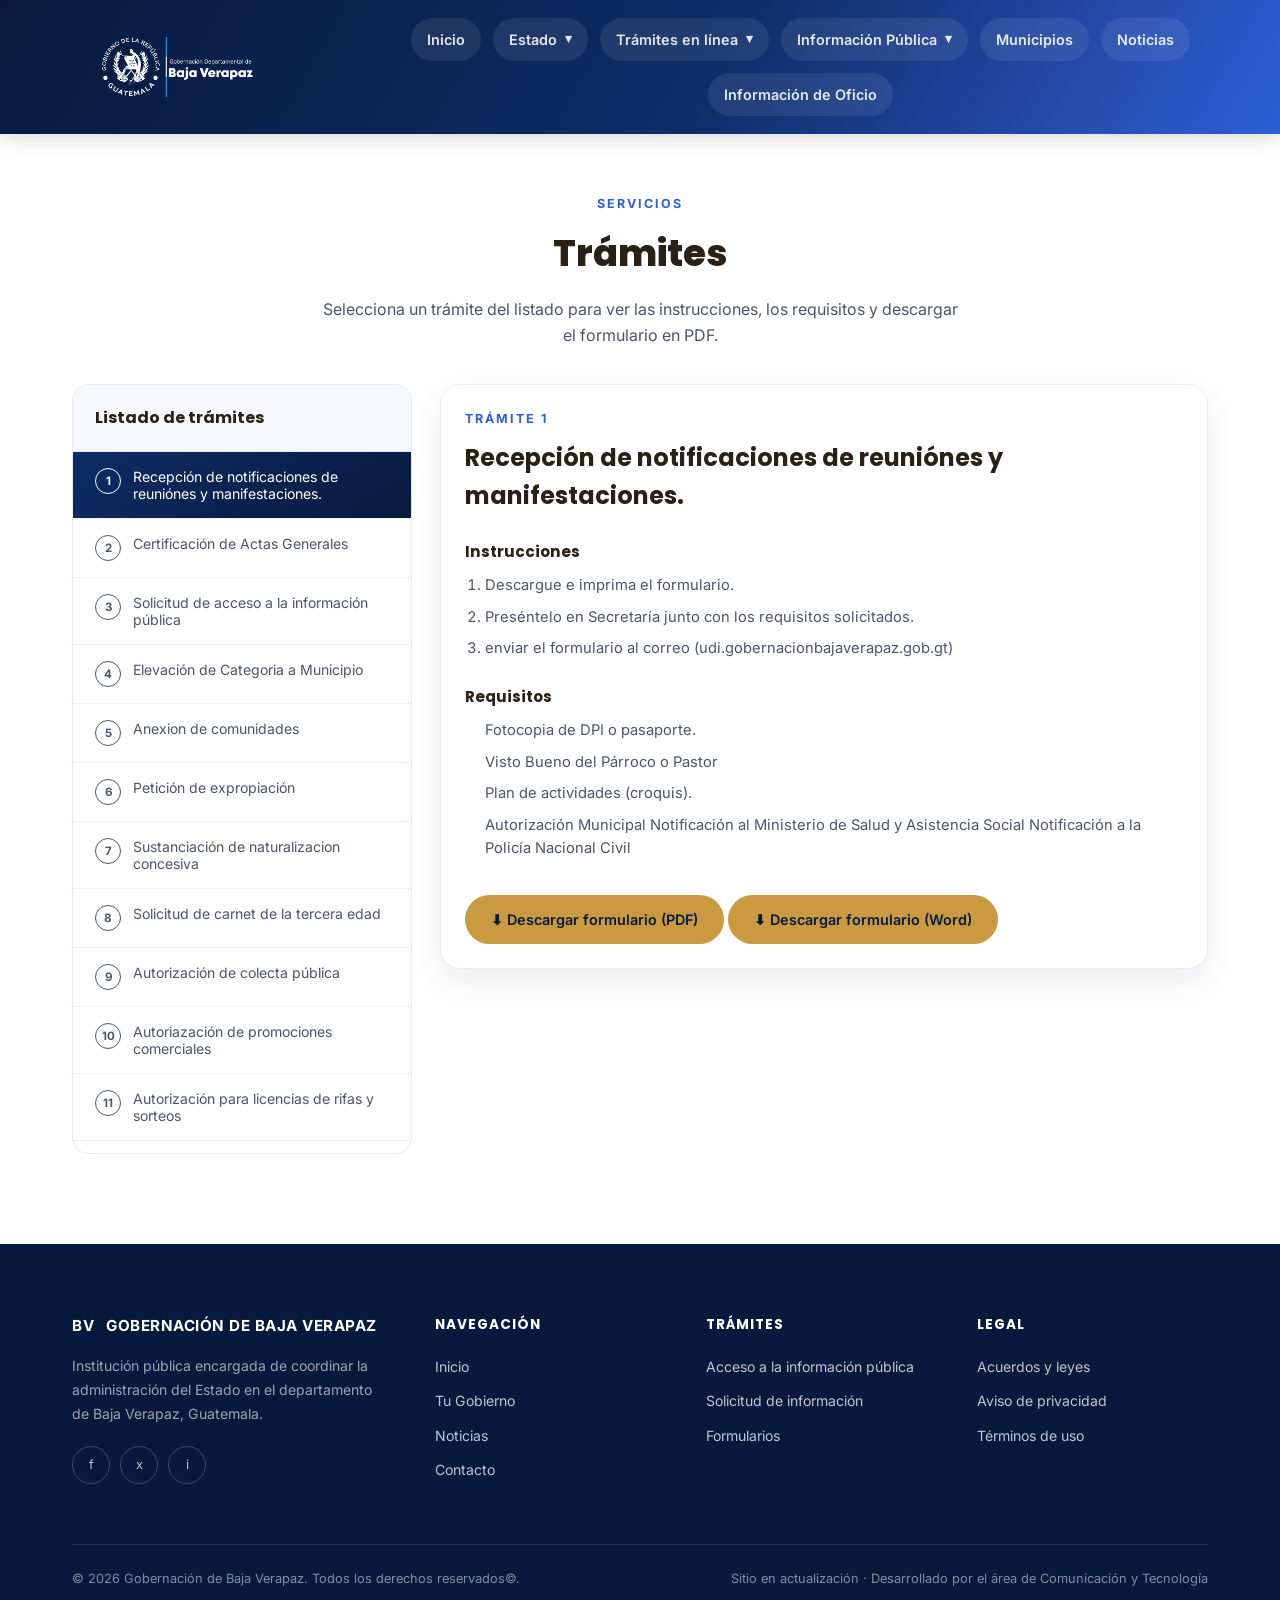
<file: pages/tramites.html>
<!DOCTYPE html>
<html lang="es">
<head>
<meta charset="UTF-8">
<meta name="viewport" content="width=device-width, initial-scale=1.0">
<title>Trámites — Gobernación de Baja Verapaz</title>
<meta name="description" content="Formularios y requisitos para trámites en la Gobernación Departamental de Baja Verapaz.">

<link rel="preconnect" href="https://fonts.googleapis.com">
<link rel="preconnect" href="https://fonts.gstatic.com" crossorigin>
<link href="https://fonts.googleapis.com/css2?family=Poppins:wght@400;500;600;700;800&family=Inter:wght@400;500;600&display=swap" rel="stylesheet">

<link href="/assets/css/styles.css" rel="stylesheet">
</head>
<body>

<!-- El navbar se inyecta aquí vía fetch, ver assets/js/main.js. -->
<!-- Como el <header> usa position:sticky, se queda visible al hacer scroll. -->
<div id="navbar-container"></div>

<!-- ===================== CONTENIDO ===================== -->
<section style="padding-top:60px;padding-bottom:90px;">
  <div class="contenedor">
    <div class="encabezado-seccion" style="margin-bottom:36px;">
      <span class="ojo">Servicios</span>
      <h2>Trámites</h2>
      <p>Selecciona un trámite del listado para ver las instrucciones, los requisitos y descargar el formulario en PDF.</p>
    </div>

    <div class="grid-tramites">

      <!-- Columna izquierda: listado de trámites (generado por tramites.js) -->
      <aside class="lista-tramites">
        <h3>Listado de trámites</h3>
        <ul id="listaTramites">
          <!-- Se llena automáticamente desde assets/js/tramites.js -->
        </ul>
      </aside>

      <!-- Columna derecha: instrucciones + requisitos + descarga (generado por tramites.js) -->
      <div class="detalle-tramite" id="detalleTramite">
        <div class="detalle-vacio">Selecciona un trámite del listado izquierdo.</div>
      </div>
      

    </div>
  </div>
</section>

<!-- El footer se inyecta aquí vía fetch, ver assets/js/main.js -->
<div id="footer-container"></div>

<script src="/assets/js/main.js"></script>
<script src="/assets/js/modals.js"></script>
<script src="/assets/js/tramites.js"></script>
</body>
</html>
</file>
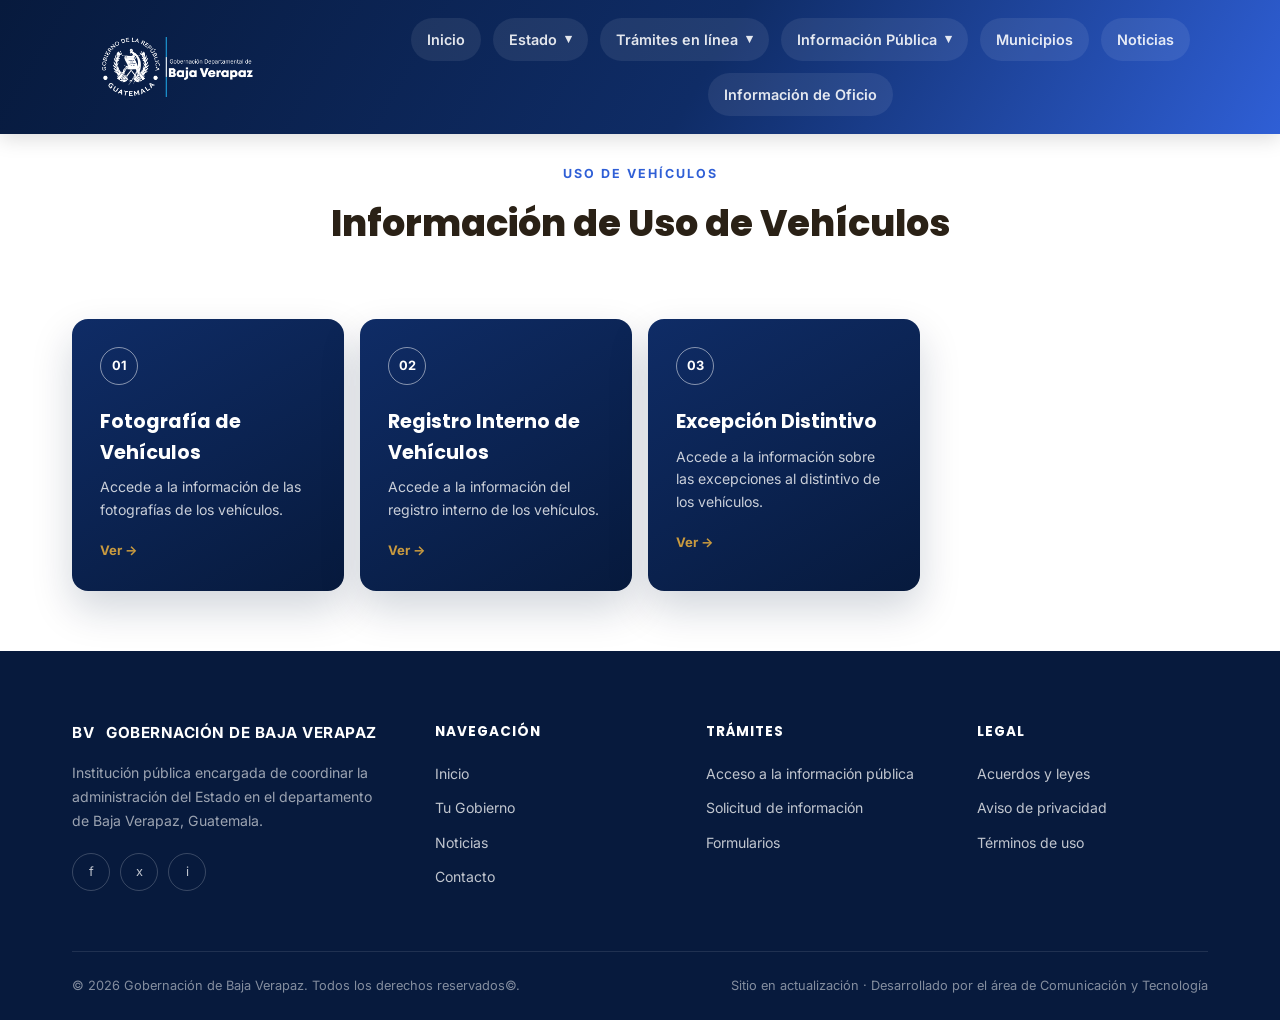
<file: pages/vehiculos.html>
<!DOCTYPE html>
<html lang="es">
<head>
<meta charset="UTF-8">
<meta name="viewport" content="width=device-width, initial-scale=1.0">
<title>Transparencia — Gobernación de Baja Verapaz</title>
<meta name="description" content="Informes mensuales de transparencia y ejecución de proyectos del CODEDE Baja Verapaz.">
<link rel="preconnect" href="https://fonts.googleapis.com">
<link rel="preconnect" href="https://fonts.gstatic.com" crossorigin>
<link href="https://fonts.googleapis.com/css2?family=Poppins:wght@400;500;600;700;800&family=Inter:wght@400;500;600&display=swap" rel="stylesheet">
<link href="/assets/css/styles.css" rel="stylesheet">
</head>
<body>
     <div id="navbar-container"></div>
        <section style="padding-top:30px;padding-bottom:30px;">
            <div class="contenedor">
                <div class="encabezado-seccion" style="margin-bottom:36px;">
                    <span class="ojo">Uso De Vehículos</span>
                    <h2>Información de Uso de Vehículos</h2>
                </div>
            </section> 

<div class="accesos-rapidos">
  <a href="/assets/pdf/vehiculos.pdf" 
     target="_blank"
     class="tarjeta-acceso">
    <span class="numero-tarjeta">01</span>
    <h3>Fotografía de Vehículos</h3>
    <p>Accede a la información de las fotografías de los vehículos.</p>
    <span class="enlace-tarjeta">Ver →</span>
  </a>
 
  <a href="/assets/pdf/Vehiculos.pdf" 
     target="_blank"
     class="tarjeta-acceso">
    <span class="numero-tarjeta">02</span>
    <h3>Registro Interno de Vehículos</h3>
    <p>Accede a la información del registro interno de los vehículos.</p>
    <span class="enlace-tarjeta">Ver →</span>
  </a>
  <a href="/assets/pdf/Vehiculos.pdf" 
     target="_blank"
     class="tarjeta-acceso">
    <span class="numero-tarjeta">03</span>
    <h3>Excepción Distintivo</h3>
    <p>Accede a la información sobre las excepciones al distintivo de los vehículos.</p>
    <span class="enlace-tarjeta">Ver →</span>
  </a>
</div>  
<div id="footer-container"></div>
    <script src="/assets/js/main.js"></script>
    <script src="/assets/js/modals.js"></script>
    <script src="/assets/js/transparencia.js"></script>
</body>
</html>
</file>
<file: assets/css/styles.css>
/* =====================================================
   STYLES.CSS
   Estilos generales del sitio - Gobernación de Baja Verapaz
   Variables, header, hero, secciones, footer y modal.
===================================================== */

:root{
    --azul-oscuro:#071a3d;
    --azul-medio:#0f2c66;
    --azul-brillante:#2f5fd6;
    --azul-cielo:#6f9bf2;
    --crema:#faf1e2;
    --dorado:#c99a3f;
    --texto-oscuro:#2a2116;
    --texto-gris:#4b5568;
    --blanco:#ffffff;
    --radio:18px;
    --sombra:0 18px 40px rgba(7,26,61,.18);
  }

  *{margin:0;padding:0;box-sizing:border-box;}

  html{
    min-height:100%;
    scroll-behavior:smooth;
  }

  body{
    min-height:100vh;
    display:flex;
    flex-direction:column;
    font-family:'Inter',sans-serif;
    color:var(--texto-oscuro);
    background:var(--blanco);
    line-height:1.6;
    -webkit-font-smoothing:antialiased;
  }

  body > main{
    flex:1 0 auto;
  }

  #navbar-container,
  #footer-container{
    flex-shrink:0;
  }

  #navbar-container{
    position:sticky;
    top:0;
    z-index:100;
  }

  #footer-container{
    margin-top:auto;
  }

  h1,h2,h3,h4{font-family:'Poppins',sans-serif;}

  a{text-decoration:none;color:inherit;}
  ul{list-style:none;}
  img{max-width:100%;display:block;}

  .contenedor{
    max-width:1200px;
    margin:0 auto;
    padding:0 32px;
  }

  /* ===== HEADER ===== */
  header{
    background:linear-gradient(120deg,var(--azul-oscuro) 0%,var(--azul-medio) 55%,var(--azul-brillante) 100%);
    position:sticky;
    top:0;
    z-index:100;
    box-shadow:0 4px 20px rgba(0,0,0,.15);
  }

  .barra-nav{
    display:flex;
    align-items:center;
    justify-content:space-between;
    padding:18px 28px;
    width:100%;
    margin:0 auto;
    gap:20px;
  }

  .marca{
    display:flex;
    align-items:center;
    gap:12px;
    color:var(--blanco);
    font-weight:700;
    letter-spacing:.5px;
    font-size:.95rem;
    text-transform:uppercase;
    white-space:nowrap;
    min-width:auto;
  }

  .logo-bv{
    /* Ajusta aquí el tamaño del logo de la barra superior */
    width:300px;   /* ancho del logo */
    height:60px;  /* alto del logo */
    display:block;
    object-fit:contain;
    flex-shrink:0;
  }

  nav.menu-principal{
    display:flex;
    align-items:center;
    gap:6px;
    flex:1;
    justify-content:center;
    min-width:0;
  }

  .menu-list{
    display:flex;
    align-items:center;
    gap:12px;
    flex-wrap:wrap;
    margin:0;
    padding:0;
    list-style:none;
    justify-content:center;
    min-width:0;
  }

  .menu-item{
    position:relative;
  }

  .menu-item > a{
    color:rgba(255,255,255,.88);
    font-size:.9rem;
    font-weight:600;
    padding:10px 16px;
    border-radius:30px;
    transition:.2s ease;
    white-space:nowrap;
    display:inline-flex;
    align-items:center;
    background:rgba(255,255,255,.08);
  }

  .menu-item > a:hover,
  .menu-item > a:focus-visible{
    background:rgba(255,255,255,.16);
    color:var(--blanco);
  }

  .menu-item > a.activo{
    background:var(--blanco);
    color:var(--azul-oscuro);
  }

  .menu-item.has-dropdown > a::after{
    content:' ▾';
    margin-left:8px;
    font-size:.8rem;
  }

  .submenu{
    position:absolute;
    top:calc(100% + 8px);
    left:0;
    min-width:220px;
    background:var(--blanco);
    border-radius:16px;
    border:1px solid #e6ebf5;
    box-shadow:0 18px 36px rgba(7,26,61,.16);
    padding:8px 0;
    display:none;
    z-index:200;
    white-space:nowrap;
  }

  /* Mantiene activo el hover al cruzar el espacio entre el enlace
     principal y el menú desplegable. */
  .submenu::before{
    content:"";
    position:absolute;
    left:0;
    right:0;
    top:-8px;
    height:8px;
  }

  .submenu li{
    list-style:none;
  }

  .submenu li a{
    display:block;
    color:var(--azul-oscuro);
    padding:10px 18px;
    font-size:.92rem;
    transition:.2s ease;
  }

  .submenu li a:hover,
  .submenu li a:focus-visible{
    background:rgba(15,44,102,.06);
    color:var(--azul-oscuro);
  }

  .menu-item:hover > .submenu,
  .menu-item:focus-within > .submenu{
    display:block;
  }

  .buscador{
    display:flex;
    align-items:center;
    background:rgba(255,255,255,.12);
    border:1px solid rgba(255,255,255,.25);
    border-radius:30px;
    padding:8px 8px 8px 16px;
    gap:8px;
  }

  .buscador input{
    background:transparent;
    border:none;
    outline:none;
    color:var(--blanco);
    font-size:.85rem;
    width:110px;
  }
  .buscador input::placeholder{color:rgba(255,255,255,.7);}

  .buscador button{
    background:var(--blanco);
    border:none;
    width:32px;height:32px;
    border-radius:50%;
    display:flex;align-items:center;justify-content:center;
    cursor:pointer;
    color:var(--azul-oscuro);
    flex-shrink:0;
  }

  .btn-menu-movil{
    display:none;
    background:none;
    border:none;
    cursor:pointer;
    padding:6px;
  }

  .visually-hidden{
    position:absolute;
    width:1px;
    height:1px;
    padding:0;
    margin:-1px;
    overflow:hidden;
    clip:rect(0,0,0,0);
    white-space:nowrap;
    border:0;
  }
  .btn-menu-movil span{
    display:block;
    width:26px;height:3px;
    background:var(--blanco);
    margin:5px 0;
    border-radius:3px;
  }
   .tramite-otro{
    position:sticky;
    top:24px;
  }
 
  .tramite-otro-tarjeta{
    background:linear-gradient(160deg,var(--azul-oscuro) 0%,var(--azul-medio) 100%);
    border-radius:var(--radio);
    padding:40px 34px;
    color:var(--blanco);
    box-shadow:var(--sombra);
    position:relative;
    overflow:hidden;
  }
 
  /* detalle decorativo dorado, sutil, en la esquina */
  .tramite-otro-tarjeta::before{
    content:"";
    position:absolute;
    top:-60px;
    right:-60px;
    width:180px;
    height:180px;
    border-radius:50%;
    background:radial-gradient(circle, rgba(201,154,63,.28) 0%, rgba(201,154,63,0) 70%);
  }
 
  .tramite-otro-icono{
    display:inline-flex;
    align-items:center;
    justify-content:center;
    width:56px;
    height:56px;
    font-size:1.6rem;
    background:rgba(255,255,255,.08);
    border:1px solid rgba(255,255,255,.16);
    border-radius:14px;
    margin-bottom:18px;
  }
 
  .tramite-otro-tarjeta .ojo{
    color:var(--dorado);
    display:block;
    margin-bottom:10px;
  }
 
  .tramite-otro-tarjeta h3{
    font-family:'Poppins',sans-serif;
    font-size:1.5rem;
    font-weight:700;
    line-height:1.25;
    margin-bottom:14px;
  }
 
  .tramite-otro-tarjeta p{
    font-family:'Inter',sans-serif;
    font-size:.98rem;
    line-height:1.6;
    color:rgba(255,255,255,.82);
    margin-bottom:22px;
  }
 
  .tramite-otro-pasos{
    list-style:none;
    counter-reset:paso;
    margin:0 0 30px;
    padding:0;
    display:flex;
    flex-direction:column;
    gap:12px;
  }
 
  .tramite-otro-pasos li{
    counter-increment:paso;
    display:flex;
    align-items:flex-start;
    gap:12px;
    font-size:.92rem;
    color:rgba(255,255,255,.82);
    line-height:1.4;
  }
 
  .tramite-otro-pasos li::before{
    content:counter(paso);
    flex-shrink:0;
    width:24px;
    height:24px;
    border-radius:50%;
    background:rgba(201,154,63,.2);
    border:1px solid var(--dorado);
    color:var(--dorado);
    font-family:'Poppins',sans-serif;
    font-weight:700;
    font-size:.78rem;
    display:flex;
    align-items:center;
    justify-content:center;
  }
 
  /* ===== BOTÓN GRANDE: SOLICITAR TRÁMITE ===== */
  .btn-solicitar-tramite{
    width:100%;
    display:flex;
    align-items:center;
    justify-content:center;
    gap:10px;
    background:var(--dorado);
    color:var(--azul-oscuro);
    font-family:'Poppins',sans-serif;
    font-weight:700;
    font-size:1.05rem;
    border:none;
    border-radius:14px;
    padding:18px 24px;
    cursor:pointer;
    transition:transform .25s ease, box-shadow .25s ease, background .25s ease;
    box-shadow:0 10px 24px rgba(201,154,63,.35);
  }
 
  .btn-solicitar-tramite svg{
    transition:transform .25s ease;
  }
 
  .btn-solicitar-tramite:hover{
    background:#e0b354;
    transform:translateY(-3px);
    box-shadow:0 16px 32px rgba(201,154,63,.45);
  }
 
  .btn-solicitar-tramite:hover svg{
    transform:translateX(4px);
  }
 
  .btn-solicitar-tramite:active{
    transform:translateY(0);
    box-shadow:0 8px 18px rgba(201,154,63,.35);
  }
 
  .btn-solicitar-tramite:focus-visible{
    outline:3px solid var(--azul-cielo);
    outline-offset:3px;
  }
 
  @media (max-width:900px){
    .grid-tramites{grid-template-columns:1fr;}
    .tramite-otro{position:static;}
  }


 /* ===== HERO: banner de fotos (altura fija, sin contenido encima) ===== */
  .hero-fotos{
    position:relative;
    overflow:hidden;
    height:520px;
    background:linear-gradient(180deg,var(--azul-oscuro) 0%,var(--azul-brillante) 55%,var(--azul-cielo) 100%); /* se ve mientras cargan las fotos, o si el JS falla */
  }
 
  /* Capa de las 5 fotos, una encima de otra, detrás de todo */
  .hero-fondo{
    position:absolute;
    inset:0;
    z-index:0;
  }
 
  .hero-fondo .slide{
    position:absolute;
    inset:0;
    background-size:cover;
    background-position:center;
    opacity:0;
    animation:crossfade-hero 25s infinite; /* 25s = 5 fotos x 5s cada una */
  }
 
  .hero-fondo .slide:nth-child(1){animation-delay:0s;}
  .hero-fondo .slide:nth-child(2){animation-delay:5s;}
  .hero-fondo .slide:nth-child(3){animation-delay:10s;}
  .hero-fondo .slide:nth-child(4){animation-delay:15s;}
  .hero-fondo .slide:nth-child(5){animation-delay:20s;}
 
  @keyframes crossfade-hero{
    0%   { opacity:0; }
    4%   { opacity:1; }
    20%  { opacity:1; }
    24%  { opacity:0; }
    100% { opacity:0; }
  }
 
  /* Repite tu mismo degradado de marca, pero semitransparente, ENCIMA
     de las fotos: así las fotos quedan "teñidas" de tu azul institucional
     en vez de verse como fotos sueltas sin relación con el resto del sitio */
  .hero-overlay{
    position:absolute;
    inset:0;
    z-index:1;
   
  }
 
  /* Respeta a quienes activaron "reducir movimiento" en su sistema */
  @media (prefers-reduced-motion: reduce){
    .hero-fondo .slide{animation:none;opacity:0;}
    .hero-fondo .slide:first-child{opacity:1;}
  }
 
  /* Sección del bloque de texto, en flujo normal debajo de las fotos */
  .hero-info{
    background:var(--blanco);
    padding:56px 0;
  }

  .hero-tarjeta{
    max-width:1200px;
    margin:0 auto;
    padding:0 32px; 
  }
 
  .hero-grid{
    display:grid;
    grid-template-columns:1.05fr 1.4fr;
    background:var(--crema);
    border-radius:var(--radio);
    overflow:hidden;
    box-shadow:var(--sombra);
  }
 
  .hero-imagen{
    position:relative;
    min-height:400px;
  }
 
  .hero-imagen img{
    width:100%;height:100%;
    object-fit:cover;
    min-height:400px;
  }
 
  .hero-etiqueta{
    position:absolute;
    top:20px;left:20px;
    background:rgba(178, 189, 210, 0.85);
    color:var(--blanco);
    padding:8px 16px;
    border-radius:8px;
    font-size:.7rem;
    font-weight:700;
    letter-spacing:1px;
    text-transform:uppercase;
    border-left:3px solid var(--dorado);
  }
 
  .hero-etiqueta span{display:block;font-size:.95rem;letter-spacing:0;margin-top:2px;}
 
  .hero-texto{
    position: relative;
    padding:56px 56px 56px 48px;
    display:flex;
    flex-direction:column;
    justify-content:center;
    gap:20px;
  }
 
  .hero-texto .ojo{
    color:var(--dorado);
    font-weight:700;
    font-size:.8rem;
    letter-spacing:2px;
    text-transform:uppercase;
  }
 
  .hero-texto h1{
    font-size:clamp(2rem,3.6vw,2.8rem);
    font-weight:800;
    line-height:1.12;
    color:var(--texto-oscuro);
  }
 
  .hero-texto p{
    color:var(--texto-gris);
    font-size:1.02rem;
    max-width:52ch;
  }
 
  .hero-botones{
    display:flex;
    gap:14px;
    margin-top:8px;
    flex-wrap:wrap;
  }
 
  .btn{
    display:inline-flex;
    align-items:center;
    gap:8px;
    padding:13px 26px;
    border-radius:30px;
    font-weight:600;
    font-size:.9rem;
    transition:.2s ease;
    border:2px solid transparent;
    cursor:pointer;
  }
 
  .btn-primario{
    background:var(--azul-oscuro);
    color:var(--blanco);
  }
  .btn-primario:hover{background:var(--azul-brillante);}
 
  .btn-secundario{
    border-color:var(--azul-oscuro);
    color:var(--azul-oscuro);
    background:transparent;
  }
  .btn-secundario:hover{background:var(--azul-oscuro);color:var(--blanco);}
 

  /* ===== TARJETAS DE ACCESO RAPIDO ===== */
  .accesos-rapidos{
    max-width:1200px;
    margin:0 auto 60px;
    padding:0 32px;
    display:grid;
    grid-template-columns:repeat(4,1fr);
    gap:16px;
  }

  .tarjeta-acceso{  
    background:linear-gradient(150deg,var(--azul-medio),var(--azul-oscuro));
    border-radius:16px;
    padding:28px;
    color:var(--blanco);
    box-shadow:var(--sombra);
    transition:transform .25s ease,box-shadow .25s ease;
  }

  .tarjeta-acceso:hover{
    transform:translateY(-6px);
    box-shadow:0 24px 46px rgba(7,26,61,.28);
  }

  .numero-tarjeta{
    display:inline-flex;
    align-items:center;
    justify-content:center;
    width:38px;height:38px;
    border:1.5px solid rgba(255,255,255,.5);
    border-radius:50%;
    font-size:.8rem;
    font-weight:700;
    margin-bottom:22px;
  }

  .tarjeta-acceso h3{
    font-size:1.2rem;
    margin-bottom:8px;
    font-weight:700;
  }

  .tarjeta-acceso p{
    font-size:.88rem;
    color:rgba(255,255,255,.78);
    margin-bottom:16px;
  }

  .tarjeta-acceso .enlace-tarjeta{
    font-size:.82rem;
    font-weight:700;
    color:var(--dorado);
  }

  /* Tarjeta 04 (Canal de Denuncias): un leve movimiento constante para
     llamar la atención sobre este acceso en particular. */
  .tarjeta-acceso.tarjeta-denuncia{
    border:3px solid var(--dorado);
    animation:pulso-denuncia 2.4s ease-in-out infinite;
  }

  .tarjeta-acceso.tarjeta-denuncia .numero-tarjeta{
    animation:rebote-denuncia 2.4s ease-in-out infinite;
  }

  .tarjeta-acceso.tarjeta-denuncia:hover{
    animation-play-state:paused;
  }

  .tarjeta-acceso.tarjeta-denuncia:hover .numero-tarjeta{
    animation-play-state:paused;
  }

  @keyframes pulso-denuncia{
    0%,100%{ box-shadow:var(--sombra), 0 0 0 0 rgba(201,154,63,.55); }
    50%{ box-shadow:var(--sombra), 0 0 0 12px rgba(201,154,63,0); }
  }

  @keyframes rebote-denuncia{
    0%,100%{ transform:translateY(0); }
    50%{ transform:translateY(-4px); }
  }

  @media (prefers-reduced-motion: reduce){
    .tarjeta-acceso.tarjeta-denuncia,
    .tarjeta-acceso.tarjeta-denuncia .numero-tarjeta{
      animation:none;
    }
  }

  /* ===== SECCIONES GENERALES ===== */
  section{
    padding:90px 0;
  }

  .encabezado-seccion{
    max-width:640px;
    margin:0 auto 56px;
    text-align:center;
  }

  .encabezado-seccion .ojo{
    color:var(--azul-brillante);
    font-weight:700;
    font-size:.78rem;
    letter-spacing:2px;
    text-transform:uppercase;
    display:block;
    margin-bottom:10px;
  }

  .encabezado-seccion h2{
    font-size:clamp(1.7rem,3vw,2.3rem);
    font-weight:800;
    color:var(--texto-oscuro);
    margin-bottom:14px;
  }

  .encabezado-seccion p{
    color:var(--texto-gris);
  }

  /* Quienes somos */
  .quienes-somos{background:#f6f8fc;}

  .grid-valores{
    display:grid;
    grid-template-columns:repeat(3,1fr);
    gap:28px;
  }

  .tarjeta-valor{
    background:var(--blanco);
    border-radius:16px;
    padding:34px 30px;
    border:1px solid #e6ebf5;
    transition:.25s ease;
  }
  .tarjeta-valor:hover{border-color:var(--azul-brillante);box-shadow:0 14px 30px rgba(15,44,102,.08);}

  .tarjeta-valor .icono{
    width:52px;height:52px;
    border-radius:14px;
    background:linear-gradient(135deg,var(--azul-brillante),var(--azul-oscuro));
    display:flex;align-items:center;justify-content:center;
    color:var(--blanco);
    font-size:1.3rem;
    margin-bottom:20px;
  }

  .tarjeta-valor h3{font-size:1.15rem;margin-bottom:10px;color:var(--texto-oscuro);}
  .tarjeta-valor p{color:var(--texto-gris);font-size:.92rem;}

  /* Informes / noticias */
  .grid-noticias{
    display:grid;
    grid-template-columns:repeat(3,1fr);
    gap:28px;
  }

  .tarjeta-noticia{
    border-radius:16px;
    overflow:hidden;
    border:1px solid #e6ebf5;
    background:var(--blanco);
    transition:.25s ease;
  }
  .tarjeta-noticia:hover{transform:translateY(-6px);box-shadow:0 20px 36px rgba(15,44,102,.12);}

  .tarjeta-noticia .miniatura{
    height:170px;
    background:linear-gradient(135deg,var(--azul-cielo),var(--azul-brillante));
    display:flex;align-items:center;justify-content:center;
    color:rgba(255,255,255,.85);
    font-family:'Poppins',sans-serif;
    font-weight:700;
    font-size:.8rem;
    letter-spacing:1px;
    text-transform:uppercase;
  }

  .tarjeta-noticia .contenido-noticia{padding:22px 24px 26px;}

  .fecha-noticia{
    font-size:.75rem;
    color:var(--azul-brillante);
    font-weight:700;
    letter-spacing:.5px;
    text-transform:uppercase;
  }

  .tarjeta-noticia h3{
    font-size:1.05rem;
    margin:10px 0 10px;
    color:var(--texto-oscuro);
    line-height:1.4;
  }

  .tarjeta-noticia p{font-size:.88rem;color:var(--texto-gris);margin-bottom:14px;}

  .leer-mas{font-size:.82rem;font-weight:700;color:var(--azul-oscuro);}

  /* Tarjeta del nuevo módulo "Búsqueda de Solicitud": colores más
     llamativos (dorado/naranja) para diferenciarla de las demás noticias. */
  .tarjeta-noticia--nueva{
    border-color:#f1d9a8;
  }

  .tarjeta-noticia--nueva .miniatura{
    background:linear-gradient(135deg,#ffcc70,var(--dorado));
    color:var(--azul-oscuro);
  }

  .tarjeta-noticia--nueva .fecha-noticia{
    color:var(--dorado);
  }

  .tarjeta-noticia--nueva .leer-mas{
    background:linear-gradient(135deg,#ffcc70,var(--dorado));
    color:var(--azul-oscuro);
  }

  /* Municipios */
  .municipios{
    background:linear-gradient(160deg,var(--azul-oscuro),var(--azul-medio));
    color:var(--blanco);
  }
  .municipios .encabezado-seccion .ojo{color:var(--dorado);}
  .municipios .encabezado-seccion h2{color:var(--blanco);}
  .municipios .encabezado-seccion p{color:rgba(255,255,255,.75);}

  .grid-municipios{
    display:grid;
    grid-template-columns:repeat(6,1fr);
    gap:18px;
  }

  .chip-municipio{
    background:rgba(255,255,255,.06);
    border:1px solid rgba(255,255,255,.15);
    border-radius:14px;
    padding:22px 16px;
    text-align:center;
    transition:.2s ease;
  }
  .chip-municipio:hover{background:rgba(255,255,255,.12);border-color:var(--dorado);}
  .chip-municipio strong{display:block;font-size:.92rem;font-weight:700;}
  .chip-municipio span{display:block;font-size:.75rem;color:rgba(255,255,255,.6);margin-top:4px;}

  /* Contacto */
  .contacto-cta{
    background:var(--crema);
  }
  .caja-contacto{
    display:grid;
    grid-template-columns:1.1fr .9fr;
    gap:0;
    background:var(--blanco);
    border-radius:var(--radio);
    overflow:hidden;
    box-shadow:var(--sombra);
  }
  .caja-contacto .lado-texto{
    padding:52px;
  }
  .caja-contacto .lado-texto span.ojo{
    color:var(--azul-brillante);
    font-weight:700;
    font-size:.78rem;
    letter-spacing:2px;
    text-transform:uppercase;
  }
  .caja-contacto h2{font-size:1.8rem;margin:12px 0 14px;color:var(--texto-oscuro);}
  .caja-contacto p{color:var(--texto-gris);margin-bottom:22px;}

  .lista-contacto{margin-top:18px;}
  .lista-contacto li{
    display:flex;
    gap:12px;
    align-items:flex-start;
    margin-bottom:14px;
    font-size:.92rem;
    color:var(--texto-oscuro);
  }
  .lista-contacto strong{display:block;font-size:.78rem;color:var(--texto-gris);font-weight:600;text-transform:uppercase;letter-spacing:.5px;}

  .lado-mapa{
    background:linear-gradient(135deg,var(--azul-brillante),var(--azul-oscuro));
    min-height:340px;
    position:relative;
  }

  .lado-mapa iframe{
    position:absolute;
    top:0;
    left:0;
    width:100%;
    height:100%;
    border:0;
    display:block;
  }

  /* ===== FOOTER ===== */
  footer{
    background:var(--azul-oscuro);
    color:rgba(255,255,255,.75);
    padding:70px 0 0;
  }

  .grid-footer{
    display:grid;
    grid-template-columns:1.4fr 1fr 1fr 1fr;
    gap:40px;
    padding-bottom:50px;
    border-bottom:1px solid rgba(255,255,255,.1);
  }

  .footer-marca .marca{color:var(--blanco);margin-bottom:16px;}
  .footer-marca p{font-size:.88rem;line-height:1.7;max-width:34ch;color:rgba(255,255,255,.6);}

  .redes{display:flex;gap:10px;margin-top:20px;}
  .redes a{
    width:38px;height:38px;
    border-radius:50%;
    border:1px solid rgba(255,255,255,.2);
    display:flex;align-items:center;justify-content:center;
    font-size:.8rem;
    transition:.2s ease;
  }
  .redes a:hover{background:var(--dorado);border-color:var(--dorado);color:var(--azul-oscuro);}

  .columna-footer h4{
    color:var(--blanco);
    font-size:.85rem;
    letter-spacing:1px;
    text-transform:uppercase;
    margin-bottom:20px;
  }
  .columna-footer li{margin-bottom:12px;font-size:.88rem;}
  .columna-footer a:hover{color:var(--dorado);}

  .footer-inferior{
    display:flex;
    justify-content:space-between;
    align-items:center;
    padding:24px 0;
    font-size:.8rem;
    color:rgba(255,255,255,.5);
    flex-wrap:wrap;
    gap:10px;
  }
  .footer-inferior a{color:rgba(255,255,255,.7);}
  .footer-inferior a:hover{color:var(--dorado);}

  /* ===== MODAL GOBERNADOR ===== */
  .modal-fondo{
    display:none;
    position:fixed;
    inset:0;
    background:rgba(7,26,61,.65);
    backdrop-filter:blur(3px);
    z-index:1000;
    align-items:center;
    justify-content:center;
    padding:20px;
  }

  .modal-fondo.abierto{
    display:flex;
  }

  .modal-caja{
    background:var(--blanco);
    border-radius:var(--radio);
    max-width:640px;
    width:100%;
    max-height:88vh;
    overflow-y:auto;
    box-shadow:0 30px 60px rgba(0,0,0,.35);
    position:relative;
    animation:modalAparece .25s ease;
  }

  @keyframes modalAparece{
    from{opacity:0;transform:translateY(16px);}
    to{opacity:1;transform:translateY(0);}
  }

  .modal-cerrar{
    position:absolute;
    top:16px;right:16px;
    width:36px;height:36px;
    border-radius:50%;
    border:none;
    background:rgba(7,26,61,.08);
    color:var(--texto-oscuro);
    font-size:1.1rem;
    cursor:pointer;
    display:flex;align-items:center;justify-content:center;
    transition:.2s ease;
    z-index:1;
  }
  .modal-cerrar:hover{background:var(--azul-oscuro);color:var(--blanco);}

  .modal-imagen{
    width:100%;
    height:280px;
    overflow:hidden;
    border-radius:var(--radio) var(--radio) 0 0;
  }
  .modal-imagen img{
    width:100%;height:100%;
    object-fit:cover;
  }

  .modal-contenido{
    padding:32px 36px 36px;
  }

  .modal-contenido .ojo{
    color:var(--dorado);
    font-weight:700;
    font-size:.78rem;
    letter-spacing:2px;
    text-transform:uppercase;
    display:block;
    margin-bottom:8px;
  }

  .modal-contenido h2{
    font-size:1.6rem;
    color:var(--texto-oscuro);
    margin-bottom:4px;
  }

  .modal-contenido .cargo{
    color:var(--azul-brillante);
    font-weight:600;
    font-size:.9rem;
    margin-bottom:18px;
    display:block;
  }

  .modal-contenido p{
    color:var(--texto-gris);
    font-size:.95rem;
    margin-bottom:14px;
  }

  @media (max-width:560px){
    .modal-imagen{height:200px;}
    .modal-contenido{padding:24px 22px 28px;}
  }

  /* ===== RESPONSIVE ===== */
  @media (max-width:960px){
    nav.menu-principal, .buscador{display:none;}
    .btn-menu-movil{display:block;}
    .hero-fotos{height:260px;}
    .hero-grid{grid-template-columns:1fr;}
    .hero-imagen{min-height:260px;}
    .hero-texto{padding:40px 32px;}
    .accesos-rapidos{grid-template-columns:1fr;margin:0 auto 40px;}
    .grid-valores,.grid-noticias{grid-template-columns:1fr;}
    .grid-municipios{grid-template-columns:repeat(3,1fr);}
    .caja-contacto{grid-template-columns:1fr;}
    .lado-mapa{min-height:220px;}
    .grid-footer{grid-template-columns:1fr 1fr;}
  }

  .menu-principal.open{
    display:flex;
    flex-direction:column;
    gap:0;
    background:var(--azul-oscuro);
    position:absolute;
    top:72px;
    left:0;
    right:0;
    padding:16px 20px 20px;
  }

  .menu-principal.open .menu-list{
    flex-direction:column;
    gap:0;
  }

  .menu-principal.open .menu-item{
    width:100%;
  }

  .menu-principal.open .menu-item > a{
    width:100%;
    padding:14px 16px;
    border-radius:12px;
    background:rgba(255,255,255,.06);
    margin-bottom:6px;
  }

  .menu-principal.open .submenu{
    position:static;
    background:transparent;
    border:none;
    box-shadow:none;
    padding:0;
    display:none;
  }

  .menu-principal.open .submenu::before{
    display:none;
  }

  .menu-principal.open .menu-item.open > .submenu{
    display:block;
  }

  .menu-principal.open .submenu li a{
    padding:10px 16px 10px 32px;
    background:rgba(255,255,255,.04);
    border-radius:12px;
    margin-bottom:6px;
    color:var(--blanco); /* antes heredaba var(--azul-oscuro) de ".submenu li a",
                             texto oscuro sobre el fondo oscuro del menú móvil = invisible */
  }

  .menu-principal.open .submenu li a:hover,
  .menu-principal.open .submenu li a:focus-visible{
    background:rgba(255,255,255,.12);
    color:var(--blanco);
  }

  .menu-principal.open .submenu-nested{
    position:static;
    margin-left:0;
    box-shadow:none;
  }

  .menu-principal.open .submenu-item > a::after{content:'▼';float:right;}

  @media (max-width:560px){
    .contenedor,.hero-tarjeta{padding:0 20px;}
    .barra-nav{padding:16px 20px;}
    .grid-municipios{grid-template-columns:repeat(2,1fr);}
    .grid-footer{grid-template-columns:1fr;}
    .footer-inferior{flex-direction:column;align-items:flex-start;}
    .hero-botones{flex-direction:column;}
    .btn{justify-content:center;}
  }

  .seccion-contenido{
    max-width:1100px;
    margin:0 auto;
    padding:0 32px 90px;
  }

  .intro-noticias{
    display:grid;
    gap:18px;
    max-width:760px;
    margin:0 auto 36px;
  }

  .intro-noticias h1{
    font-size:clamp(2rem,3vw,2.6rem);
    margin-bottom:8px;
    color:var(--texto-oscuro);
  }

  .intro-noticias p{
    color:var(--texto-gris);
    font-size:1rem;
    line-height:1.8;
  }

  .nota-roja{
    background:rgba(221,55,55,.08);
    color:#8a1f1f;
    border:1px solid rgba(221,55,55,.24);
    border-radius:14px;
    padding:18px 22px;
  }

  .lista-noticias{
    display:grid;
    gap:28px;
  }

  .noticia-card{
    display:grid;
    grid-template-columns:1fr 320px;
    align-items:center;
    gap:24px;
    background:var(--blanco);
    border:1px solid #e6ebf5;
    border-radius:20px;
    overflow:hidden;
    box-shadow:0 20px 36px rgba(15,44,102,.08);
    transition:.25s ease;
  }
  .noticia-card:hover{transform:translateY(-4px);}

  .noticia-thumb img{
    width:100%;
    height:220px;
    object-fit:cover;
    display:block;
  }

  .noticia-texto{
    padding:32px;
  }

  .noticia-texto h2{
    font-size:1.45rem;
    margin:12px 0 16px;
    color:var(--texto-oscuro);
    line-height:1.2;
  }

  .noticia-texto p{
    color:var(--texto-gris);
    font-size:.97rem;
    line-height:1.9;
    margin-bottom:20px;
  }

  .leer-mas{
    display:inline-flex;
    align-items:center;
    gap:8px;
    padding:12px 18px;
    border-radius:999px;
    background:var(--azul-brillante);
    color:var(--blanco);
    font-weight:700;
  }

  .error-mensaje{
    max-width:760px;
    margin:20px auto 0;
    color:#991b1b;
    font-weight:600;
    text-align:center;
  }

  @media (max-width:860px){
    .noticia-card{grid-template-columns:1fr;}
  }

  @media (max-width:560px){
    .intro-noticias{padding:0 16px;}
    .seccion-contenido{padding:0 16px 70px;}
  }

/* =====================================================
   PÁGINA DE TRÁMITES: listado + detalle
===================================================== */

.grid-tramites{
  display:grid;
  grid-template-columns:340px 1fr;
  gap:28px;
  align-items:start;
}

/* ---- Columna izquierda: listado ---- */
.lista-tramites{
  background:var(--blanco);
  border:1px solid #e6ebf5;
  border-radius:16px;
  overflow:hidden;
  position:sticky;
  top:100px; /* deja espacio bajo el navbar sticky */
  max-height:calc(100vh - 130px);
  display:flex;
  flex-direction:column;
}

.lista-tramites h3{
  padding:20px 22px;
  font-size:1rem;
  color:var(--texto-oscuro);
  border-bottom:1px solid #e6ebf5;
  background:#f6f8fc;
}

.lista-tramites ul{
  overflow-y:auto;
}

.lista-tramites li{
  border-bottom:1px solid #eef1f8;
}

.item-tramite{
  width:100%;
  text-align:left;
  background:none;
  border:none;
  padding:16px 22px;
  display:flex;
  align-items:flex-start;
  gap:12px;
  cursor:pointer;
  font-family:inherit;
  font-size:.88rem;
  color:var(--texto-gris);
  transition:.2s ease;
}

.item-tramite:hover{
  background:#f6f8fc;
  color:var(--azul-oscuro);
}

.item-tramite.activo{
  background:linear-gradient(150deg,var(--azul-medio),var(--azul-oscuro));
  color:var(--blanco);
}

.item-tramite .numero{
  flex-shrink:0;
  width:26px;height:26px;
  border-radius:50%;
  border:1.5px solid currentColor;
  display:flex;align-items:center;justify-content:center;
  font-size:.72rem;
  font-weight:700;
}

/* ---- Columna derecha: detalle ---- */
.detalle-tramite{
  background:var(--blanco);
  border:1px solid #e6ebf5;
  border-radius:16px;
  padding:36px 40px;
  min-height:420px;
}

.detalle-tramite .ojo{
  color:var(--azul-brillante);
  font-weight:700;
  font-size:.78rem;
  letter-spacing:2px;
  text-transform:uppercase;
  display:block;
  margin-bottom:10px;
}

.detalle-tramite h2{
  font-size:1.5rem;
  color:var(--texto-oscuro);
  margin-bottom:18px;
}

.detalle-tramite h4{
  font-size:.95rem;
  color:var(--texto-oscuro);
  margin:24px 0 10px;
}

.detalle-tramite ol,
.detalle-tramite ul.lista-requisitos{
  padding-left:20px;
  color:var(--texto-gris);
  font-size:.92rem;
}

.detalle-tramite ol li,
.detalle-tramite ul.lista-requisitos li{
  margin-bottom:8px;
  line-height:1.6;
}

.btn-descarga{
  display:inline-flex;
  align-items:center;
  gap:8px;
  margin-top:26px;
  padding:13px 26px;
  border-radius:30px;
  font-weight:600;
  font-size:.9rem;
  background:var(--dorado);
  color:var(--azul-oscuro);
  transition:.2s ease;
}
.btn-descarga:hover{background:var(--azul-oscuro);color:var(--blanco);}

.detalle-vacio{
  display:flex;
  flex-direction:column;
  align-items:center;
  justify-content:center;
  gap:12px;
  height:100%;
  min-height:380px;
  color:var(--texto-gris);
  font-size:.95rem;
  text-align:center;
}

.detalle-vacio .icono-vacio{
  width:44px;
  height:44px;
  color:#c3cde0;
}

/* ---- Responsive ---- */
@media (max-width:900px){
  .grid-tramites,
  .grid-transparencia{grid-template-columns:1fr;}
  .lista-tramites,
  .panel-historial{max-width:100%;margin:0;}
  .lista-tramites,
  .panel-historial{position:static;max-height:none;}
  .detalle-tramite{padding:20px 18px;}
}

/* =====================================================
   PÁGINA DE TRANSPARENCIA: informe CODEDE
===================================================== */
.grid-transparencia{
  display:grid;
  grid-template-columns:minmax(220px,240px) minmax(460px,1fr);
  gap:20px;
  align-items:start;
  justify-items:start;
}

.panel-historial{
  width:100%;
  max-width:240px;
  margin:0;
  background:var(--blanco);
  border:1px solid #e6ebf5;
  border-radius:18px;
  box-shadow:0 8px 20px rgba(7,26,61,.08);
  padding:14px;
  position:sticky;
  top:100px;
  max-height:calc(100vh - 130px);
  overflow-y:auto;
}

.panel-historial h3{
  display:flex;
  align-items:center;
  gap:8px;
  margin-bottom:14px;
  font-size:1rem;
  color:var(--texto-oscuro);
}

.panel-historial h3 .icono{
  color:var(--azul-brillante);
  flex-shrink:0;
}

/* Icono genérico usado en carpetas/calendario/botones */
.icono{
  width:18px;
  height:18px;
  flex-shrink:0;
}

/* ---- Carpetas por año ---- */
.anio-card {
  border-radius:14px;
  background:#f4f8ff;
  border:1px solid #e2e8f0;
  overflow:hidden;
  margin-bottom:12px;
}

.anio-card-header {
  display:flex;
  align-items:center;
  justify-content:space-between;
  gap:10px;
  padding:12px 14px;
  width:100%;
  background:transparent;
  border:none;
  cursor:pointer;
}

.anio-title-wrap{
  display:flex;
  align-items:center;
  gap:9px;
  color:var(--dorado);
}

.anio-title {
  display:block;
  font-size:.96rem;
  font-weight:700;
  color:var(--texto-oscuro);
}

.anio-contador{
  display:inline-flex;
  align-items:center;
  justify-content:center;
  min-width:20px;
  height:20px;
  padding:0 6px;
  border-radius:999px;
  background:#e2e8f0;
  color:var(--texto-gris);
  font-size:.7rem;
  font-weight:700;
}

.anio-subtitle {
  display:none;
}

.anio-chevron {
  color:var(--azul-brillante);
  transition:transform .2s ease;
}

.anio-card.abierto .anio-chevron {
  transform:rotate(180deg);
}

/* ---- Meses dentro de cada carpeta, estilo lista de calendario ---- */
.meses-wrap {
  display:none;
  flex-direction:column;
  gap:6px;
  padding:2px 12px 14px;
  background:#eef3fb;
}

.anio-card.abierto .meses-wrap {
  display:flex;
}

.mes-button {
  appearance:none;
  display:flex;
  align-items:center;
  gap:10px;
  width:100%;
  border:1px solid transparent;
  border-radius:10px;
  padding:9px 12px;
  background:#fff;
  color:var(--texto-oscuro);
  cursor:pointer;
  font-family:inherit;
  font-size:.85rem;
  text-align:left;
  transition:.2s ease, transform .2s ease;
}

.mes-button .icono{
  color:var(--azul-brillante);
}

.mes-button:hover {
  transform:translateX(2px);
  border-color:#cdd8ea;
}

.mes-button.activo {
  background:linear-gradient(135deg,var(--azul-brillante),var(--azul-medio));
  color:var(--blanco);
  border-color:transparent;
  box-shadow:0 6px 14px rgba(15,44,102,.18);
}

.mes-button.activo .icono{
  color:var(--blanco);
}

.sin-informes {
  width:100%;
  padding:18px 22px;
  font-size:.9rem;
  color:#6b7280;
  background:#fff;
  border-radius:18px;
}

.columna-informe{
  width:100%;
  display:flex;
  flex-direction:column;
}

.detalle-tramite{
  width:100%;
  margin:0;
  background:var(--blanco);
  border:1px solid #e6ebf5;
  border-radius:20px;
  padding:24px;
  box-shadow:0 12px 30px rgba(7,26,61,.08);
}

.tarjeta-oficio{
  display:flex;
  flex-wrap:wrap;
  align-items:center;
  justify-content:space-between;
  gap:14px;
  background:#f6f8fc;
  border:1px solid #e6ebf5;
  border-radius:14px;
  padding:14px 16px;
  margin-bottom:24px;
}

.tarjeta-oficio.acciones-simples{
  border-left:none;
}

.tarjeta-oficio .mes-activo{
  display:flex;
  align-items:center;
  gap:9px;
  font-weight:700;
  font-size:1rem;
  color:var(--texto-oscuro);
}

.tarjeta-oficio .mes-activo .icono{
  color:var(--azul-brillante);
  width:20px;
  height:20px;
}

.tarjeta-oficio .acciones-oficio{
  display:flex;
  flex-wrap:wrap;
  gap:10px;
  justify-content:flex-start;
}

.btn-pdf{
  display:inline-flex;
  align-items:center;
  justify-content:center;
  gap:8px;
  padding:12px 22px;
  border-radius:30px;
  font-weight:600;
  font-size:.86rem;
  white-space:nowrap;
  transition:.2s ease, transform .2s ease;
}
.btn-pdf:hover{
  transform:translateY(-1px);
}
.btn-pdf.ver{
  background:var(--azul-medio);
  color:var(--blanco);
}
.btn-pdf.ver:hover{background:var(--azul-oscuro);}
.btn-pdf.descargar{
  background:var(--dorado);
  color:var(--azul-oscuro);
}
.btn-pdf.descargar:hover{background:var(--azul-oscuro);color:var(--blanco);}

/* Visor de PDF: alto relativo a la ventana, para que se vea grande
   sin desbordar en pantallas chicas */
.visor-pdf{
  width:100%;
  height:88vh;
  min-height:620px;
  max-height:1000px;
  border:1px solid #e6ebf5;
  border-radius:14px;
  margin-bottom:40px;
  box-shadow:var(--sombra);
}

/* Se declara después de .grid-transparencia para ganar la cascada
   en pantallas angostas (misma especificidad, mismo archivo) */
@media (max-width:900px){
  .grid-transparencia{grid-template-columns:1fr;}
  .panel-historial{position:static;max-height:none;}
}

.carrusel-directorio{
  overflow:hidden;
  /* Difumina los bordes izquierdo/derecho para que el "corte"
     de las tarjetas al entrar/salir se vea más elegante */
  -webkit-mask-image:linear-gradient(90deg, transparent, #000 5%, #000 95%, transparent);
  mask-image:linear-gradient(90deg, transparent, #000 5%, #000 95%, transparent);
}
 
.pista-carrusel{
  display:flex;
  gap:24px;
  width:max-content;
  animation:desplazar-carrusel 38s linear infinite;
}
 
/* Se pausa al pasar el mouse (desktop) o al tocar (móvil) */
.carrusel-directorio:hover .pista-carrusel,
.pista-carrusel.pausado{
  animation-play-state:paused;
}
 
@keyframes desplazar-carrusel{
  from{ transform:translateX(0); }
  to{ transform:translateX(-50%); } /* -50% porque el set de tarjetas está duplicado */
}
 
.tarjeta-institucion{
  flex:0 0 auto;
  width:300px;
  background:var(--blanco);
  border:1px solid #e6ebf5;
  border-radius:16px;
  overflow:hidden;
  box-shadow:0 10px 24px rgba(15,44,102,.06);
  transition:transform .25s ease, box-shadow .25s ease;
}
 
.tarjeta-institucion:hover{
  transform:translateY(-6px);
  box-shadow:0 20px 36px rgba(15,44,102,.12);
}
 
.miniatura-institucion{
  height:150px;
  background-size:cover;
  background-position:center;
  background-color:#eef1f8;
}
 
.miniatura-institucion.sin-imagen{
  display:flex;
  align-items:center;
  justify-content:center;
}
 
.miniatura-institucion.sin-imagen span{
  color:var(--blanco);
  font-family:"Poppins", sans-serif;
  font-weight:800;
  font-size:2.2rem;
  letter-spacing:1px;
  opacity:.9;
}
 
.contenido-institucion{
  padding:20px 22px 22px;
}
 
.contenido-institucion h3{
  font-size:1.02rem;
  line-height:1.35;
  color:var(--texto-oscuro);
  margin-bottom:4px;
  min-height:2.7em;
}
 
.subtitulo-institucion{
  font-size:.82rem;
  color:var(--azul-brillante);
  margin-bottom:10px;
}
 
.dato-institucion{
  display:flex;
  gap:6px;
  font-size:.82rem;
  color:var(--texto-gris);
  padding:9px 0;
  border-top:1px solid #f0f2f8;
  flex-wrap:wrap;
}
 
.dato-institucion .etiqueta-dato{
  font-weight:700;
  color:var(--texto-oscuro);
  text-transform:uppercase;
  font-size:.72rem;
  letter-spacing:.4px;
  flex-shrink:0;
}
 
.dato-institucion a{
  color:var(--azul-brillante);
  font-weight:600;
}
.dato-institucion a:hover{text-decoration:underline;}
 
.categoria-institucion{
  display:inline-flex;
  align-items:center;
  margin-top:14px;
  padding-left:10px;
  border-left:3px solid var(--dorado);
  font-size:.72rem;
  font-weight:700;
  letter-spacing:.6px;
  text-transform:uppercase;
  color:var(--texto-oscuro);
}


@media (max-width:720px){
  .tarjeta-oficio{flex-direction:column;align-items:stretch;}
  .tarjeta-oficio .acciones-oficio{justify-content:stretch;}
  .tarjeta-oficio .acciones-oficio .btn-pdf{flex:1;}
  .visor-pdf{height:70vh;min-height:420px;}
}
</file>
<file: assets/css/botones.css>
/* ===================== BOTONES FLOTANTES ===================== */
.botones-flotantes {
  position: fixed;
  right: 24px;
  bottom: 24px;
  z-index: 900;
  display: flex;
  flex-direction: column;
  align-items: flex-end;
  gap: 12px;
}

.btn-solicitud {
  position: relative;
  display: flex;
  align-items: center;
  gap: 14px;
  padding: 10px 22px 10px 10px;
  border-radius: 999px;
  color: #fff;
  text-decoration: none;
  font-family: 'Poppins', Arial, sans-serif;
  box-shadow: 0 8px 22px rgba(0, 0, 0, .28);
  transition: transform .25s ease, box-shadow .25s ease, padding .3s ease, gap .3s ease;
  animation: sol-entrada .7s ease backwards;
}

.btn-solicitud:nth-child(1) { animation-delay: .1s; }
.btn-solicitud:nth-child(2) { animation-delay: .25s; }
.btn-solicitud:nth-child(3) { animation-delay: .4s; }

.btn-solicitud:hover,
.btn-solicitud:focus-visible {
  transform: translateY(-3px) scale(1.04);
  box-shadow: 0 14px 30px rgba(0, 0, 0, .35);
}

.btn-solicitud:focus-visible {
  outline: 3px solid #fff;
  outline-offset: 3px;
}

/* ---------- Colores de cada botón ---------- */
.btn-whatsapp               { background: linear-gradient(135deg, #25d366, #128c7e); }
.btn-solicitud--consulta    { background: linear-gradient(135deg, #4f16f9, #021b7e); }
.btn-solicitud--informacion { background: linear-gradient(135deg, #f59e0b, #b45309); }

/* ---------- Anillo pulsante (color según botón) ---------- */
.btn-solicitud::after {
  content: "";
  position: absolute;
  top: 0; right: 0; bottom: 0; left: 0;
  border-radius: inherit;
  border: 2px solid #4f16f9;
  opacity: 0;
  pointer-events: none;
  animation: sol-anillo 2.6s ease-out 1.2s infinite;
}
.btn-whatsapp::after               { border-color: #25d366; }
.btn-solicitud--consulta::after    { border-color: #4f16f9; }
.btn-solicitud--informacion::after { border-color: #f59e0b; }

/* ---------- Icono ---------- */
.btn-solicitud__icono {
  flex: 0 0 auto;
  width: 48px;
  height: 48px;
  border-radius: 50%;
  background: rgba(255, 255, 255, .2);
  display: flex;
  align-items: center;
  justify-content: center;
}

/* ---------- Texto ---------- */
.btn-solicitud__texto {
  display: flex;
  flex-direction: column;
  line-height: 1.15;
  white-space: nowrap;
  overflow: hidden;
  max-width: 320px;
  transition: max-width .3s ease, opacity .25s ease;
}
.btn-solicitud__texto small  { font-size: 11px; font-weight: 500; opacity: .9; }
.btn-solicitud__texto strong { font-size: 15px; font-weight: 700; letter-spacing: .3px; }

/* ---------- Estado compacto (solo icono) ---------- */
.btn-solicitud.compacto { padding: 6px; gap: 0; }
.btn-solicitud.compacto .btn-solicitud__texto { max-width: 0; opacity: 0; }

/* En computadora, al pasar el mouse se vuelve a mostrar el texto */
@media (hover: hover) {
  .btn-solicitud.compacto:hover { padding: 10px 22px 10px 10px; gap: 14px; }
  .btn-solicitud.compacto:hover .btn-solicitud__texto { max-width: 320px; opacity: 1; }
}

/* ---------- Animaciones ---------- */
@keyframes sol-entrada {
  from { opacity: 0; transform: translateY(40px) scale(.8); }
  to   { opacity: 1; transform: translateY(0) scale(1); }
}

@keyframes sol-anillo {
  0%   { opacity: .8; transform: scale(1); }
  70%  { opacity: 0;  transform: scale(1.3); }
  100% { opacity: 0;  transform: scale(1.3); }
}

/* ---------- Móvil ---------- */
@media (max-width: 850px) {
  .botones-flotantes { right: 14px; bottom: 14px; gap: 10px; }
  .btn-solicitud { gap: 10px; padding: 7px 16px 7px 7px; }
  .btn-solicitud__icono { width: 42px; height: 42px; }
  .btn-solicitud__icono svg { width: 24px; height: 24px; }
  .btn-solicitud__texto small { display: none; }
  .btn-solicitud__texto strong { font-size: 12px; }
}

@media (prefers-reduced-motion: reduce) {
  .btn-solicitud,
  .btn-solicitud::after { animation: none; }
}
</file>
<file: assets/css/denuncia.css>
/* Formulario de denuncias administrativas */
.pagina-denuncias {
  background: #f4f7fc;
}

.denuncias-encabezado {
  position: relative;
  overflow: hidden;
  padding: 20px 0 40px;
  color: var(--blanco);
  background: radial-gradient(circle at 84% 16%,rgba(201,154,63,.28),transparent 25rem),linear-gradient(135deg,var(--azul-oscuro),var(--azul-medio) 70%,var(--azul-brillante));
}

.denuncias-encabezado::after {
  content: "";
  position: absolute;
  right: -80px;
  bottom: -170px;
  width: 420px;
  height: 420px;
  border: 1px solid rgba(255,255,255,.12);
  border-radius: 50%;
  box-shadow: 0 0 0 55px rgba(255,255,255,.03),0 0 0 110px rgba(255,255,255,.025);
}

.denuncias-intro {
  position: relative;
  z-index: 1;
  max-width: 900px;
  margin: 0 auto;
  text-align: center;
}

.denuncias-intro .ojo, .denuncias-orientacion .ojo {
  display: block;
  color: var(--dorado);
  font-size: .76rem;
  font-weight: 800;
  letter-spacing: 2px;
  text-transform: uppercase;
}

.denuncias-intro h1 {
  max-width: 780px;
  margin: 8px auto 12px;
  font-size: clamp(2rem,4.5vw,3.35rem);
  line-height: 1.12;
}

.denuncias-intro p {
  max-width: 700px;
  margin: 0 auto;
  color: rgba(255,255,255,.82);
  font-size: 1.02rem;
}

.denuncias-contenido {
  padding-bottom: 30px;
}

.denuncias-panel-encabezado {
  position: relative;
  z-index: 3;
  max-width: 1040px;
  margin-top: -110px;
}

.denuncias-aviso {
  display: flex;
  align-items: center;
  gap: 16px;
  padding: 15px 20px;
  border: 1px solid #e1e8f3;
  border-radius: var(--radio);
  background: var(--blanco);
  box-shadow: 0 18px 42px rgba(7,26,61,.16);
}

.denuncias-aviso-icono {
  flex: 0 0 auto;
  display: flex;
  align-items: center;
  justify-content: center;
  width: 50px;
  height: 50px;
  border-radius: 14px;
  color: var(--azul-brillante);
  background: rgba(47,95,214,.1);
}

.denuncias-aviso h2 {
  margin-bottom: 2px;
  color: var(--texto-oscuro);
  font-size: 1.2rem;
}

.denuncias-aviso p {
  color: var(--texto-gris);
  font-size: .9rem;
}

.denuncias-layout {
  display: grid;
  grid-template-columns: 300px minmax(0,1fr);
  align-items: start;
  gap: 26px;
  margin-top: 15px;
}

.denuncias-orientacion {
  position: sticky;
  top: 112px;
  overflow: hidden;
  padding: 30px 27px;
  border-radius: var(--radio);
  color: var(--blanco);
  background: linear-gradient(155deg,var(--azul-oscuro),var(--azul-medio));
  box-shadow: var(--sombra);
}

.denuncias-orientacion::after {
  content: "";
  position: absolute;
  top: -70px;
  right: -70px;
  width: 180px;
  height: 180px;
  border-radius: 50%;
  background: radial-gradient(circle,rgba(201,154,63,.24),transparent 70%);
}

.denuncias-orientacion h2 {
  position: relative;
  margin: 9px 0 12px;
  font-size: 1.35rem;
  line-height: 1.25;
}

.denuncias-orientacion>p {
  color: rgba(255,255,255,.76);
  font-size: .9rem;
}

.denuncias-orientacion ol {
  display: grid;
  gap: 14px;
  margin: 24px 0;
  padding: 0;
  counter-reset: orientacion;
  list-style: none;
}

.denuncias-orientacion li {
  display: grid;
  grid-template-columns: 28px 1fr;
  gap: 10px;
  align-items: start;
  color: rgba(255,255,255,.84);
  font-size: .86rem;
  line-height: 1.5;
  counter-increment: orientacion;
}

.denuncias-orientacion li::before {
  content: counter(orientacion);
  display: flex;
  align-items: center;
  justify-content: center;
  width: 26px;
  height: 26px;
  border: 1px solid var(--dorado);
  border-radius: 50%;
  color: var(--dorado);
  font-size: .72rem;
  font-weight: 800;
}

.orientacion-privacidad {
  display: flex;
  gap: 10px;
  align-items: flex-start;
  padding-top: 20px;
  border-top: 1px solid rgba(255,255,255,.14);
  color: var(--dorado);
}

.orientacion-privacidad svg {
  flex: 0 0 auto;
}

.orientacion-privacidad p {
  color: rgba(255,255,255,.72);
  font-size: .8rem;
  line-height: 1.45;
}

.denuncias-formulario {
  overflow: hidden;
  border: 1px solid #e1e8f3;
  border-radius: var(--radio);
  background: var(--blanco);
  box-shadow: 0 18px 40px rgba(7,26,61,.09);
}

.form-denuncia {
  padding: 0 38px;
}

.form-seccion {
  padding: 36px 0;
  border-bottom: 1px solid #e9edf5;
}

.form-seccion-final {
  border-bottom: 0;
}

.form-seccion-titulo {
  display: flex;
  gap: 13px;
  align-items: flex-start;
  margin-bottom: 24px;
}

.form-paso {
  flex: 0 0 auto;
  display: flex;
  align-items: center;
  justify-content: center;
  width: 34px;
  height: 34px;
  border-radius: 10px;
  color: #fff;
  background: linear-gradient(135deg,var(--azul-brillante),var(--azul-medio));
  font-family: Poppins,sans-serif;
  font-size: .85rem;
  font-weight: 800;
  box-shadow: 0 7px 16px rgba(47,95,214,.2);
}

.form-seccion-titulo h2 {
  color: var(--azul-oscuro);
  font-size: 1.15rem;
  line-height: 1.25;
}

.form-seccion-titulo p {
  margin-top: 3px;
  color: var(--texto-gris);
  font-size: .84rem;
}

.tipo-denuncia-grid {
  display: grid;
  grid-template-columns: repeat(3,1fr);
  gap: 12px;
}

.tipo-denuncia-tarjeta {
  position: relative;
  display: flex;
  min-height: 172px;
  flex-direction: column;
  align-items: flex-start;
  padding: 20px 18px;
  border: 1.5px solid #dfe5ef;
  border-radius: 15px;
  background: #fbfcff;
  cursor: pointer;
  transition: .2s ease;
}

.tipo-denuncia-tarjeta:hover {
  transform: translateY(-2px);
  border-color: #afc2ee;
  box-shadow: 0 10px 22px rgba(15,44,102,.08);
}

.tipo-denuncia-tarjeta:has(input:checked) {
  border-color: var(--azul-brillante);
  background: rgba(47,95,214,.045);
  box-shadow: 0 0 0 3px rgba(47,95,214,.08);
}

.tipo-denuncia-tarjeta:has(input:focus-visible) {
  outline: 3px solid rgba(47,95,214,.28);
  outline-offset: 3px;
}

.tipo-denuncia-tarjeta input {
  position: absolute;
  width: 1px;
  height: 1px;
  opacity: 0;
}

.tipo-marca {
  position: absolute;
  top: 16px;
  right: 16px;
  width: 18px;
  height: 18px;
  border: 2px solid #adb8ca;
  border-radius: 50%;
}

.tipo-denuncia-tarjeta:has(input:checked) .tipo-marca {
  border: 5px solid var(--azul-brillante);
}

.tipo-icono {
  display: flex;
  align-items: center;
  justify-content: center;
  width: 42px;
  height: 42px;
  margin-bottom: 13px;
  border-radius: 12px;
  background: rgba(47,95,214,.09);
  font-size: 1.15rem;
}

.tipo-denuncia-tarjeta strong {
  color: var(--azul-oscuro);
  font-family: Poppins,sans-serif;
  font-size: .92rem;
}

.tipo-denuncia-tarjeta small {
  margin-top: 5px;
  color: var(--texto-gris);
  font-size: .76rem;
  line-height: 1.45;
}

.form-grid {
  display: grid;
  grid-template-columns: repeat(2,minmax(0,1fr));
  gap: 20px;
}

.form-grid-tres {
  grid-template-columns: repeat(3,minmax(0,1fr));
}

.campo {
  display: flex;
  min-width: 0;
  flex-direction: column;
}

.campo-completo {
  grid-column: 1/-1;
}

.campo label, .campo-etiqueta-contador label {
  margin-bottom: 7px;
  color: #26344d;
  font-size: .82rem;
  font-weight: 700;
}

.campo label span, .campo-etiqueta-contador label span {
  color: #b42318;
}

.campo input, .campo select, .campo textarea {
  width: 100%;
  border: 1px solid #cfd7e5;
  border-radius: 11px;
  outline: none;
  background: #fff;
  color: var(--texto-oscuro);
  font: inherit;
  font-size: .9rem;
  transition: .18s ease;
}

.campo input, .campo select {
  min-height: 47px;
  padding: 10px 13px;
}

.campo textarea {
  min-height: 180px;
  resize: vertical;
  padding: 13px;
  line-height: 1.55;
}

.campo input:hover, .campo select:hover, .campo textarea:hover {
  border-color: #aab7ca;
}

.campo input:focus, .campo select:focus, .campo textarea:focus {
  border-color: var(--azul-brillante);
  box-shadow: 0 0 0 3px rgba(47,95,214,.12);
}

.campo input:invalid.tocado, .campo select:invalid.tocado, .campo textarea:invalid.tocado {
  border-color: #cf3b32;
  background: #fffafa;
}

.campo small {
  margin-top: 6px;
  color: #68758a;
  font-size: .74rem;
  line-height: 1.45;
}

.aviso-confidencialidad {
  margin-bottom: 20px;
  padding: 15px 17px;
  border: 1px solid #cbd8f4;
  border-left: 4px solid var(--azul-brillante);
  border-radius: 11px;
  background: #f5f8ff;
  color: var(--texto-gris);
  font-size: .8rem;
  line-height: 1.55;
}

.aviso-confidencialidad strong {
  display: block;
  margin-bottom: 3px;
  color: var(--azul-oscuro);
  font-family: Poppins, sans-serif;
  font-size: .84rem;
}

.aviso-confidencialidad p {
  margin: 0;
}

.campo .textarea-contacto {
  min-height: 110px;
}

.campo-aceptacion-contacto {
  border-color: #cbd8f4;
  background: #f5f8ff;
}

.campo-etiqueta-contador {
  display: flex;
  justify-content: space-between;
  gap: 16px;
}

.campo-etiqueta-contador>span {
  color: #68758a;
  font-size: .74rem;
}

.campo-aceptacion {
  display: flex;
  gap: 12px;
  align-items: flex-start;
  padding: 16px;
  border: 1px solid #dfe5ef;
  border-radius: 12px;
  background: #f8faff;
  color: var(--texto-gris);
  font-size: .82rem;
  line-height: 1.5;
  cursor: pointer;
}

.campo-aceptacion input {
  flex: 0 0 auto;
  width: 18px;
  height: 18px;
  margin-top: 2px;
  accent-color: var(--azul-brillante);
}

.verificacion-seguridad {
  margin-bottom: 18px;
  padding: 18px;
  border: 1px solid #dfe5ef;
  border-radius: 13px;
  background: #fbfcff;
}

.verificacion-encabezado {
  display: flex;
  align-items: center;
  gap: 11px;
  margin-bottom: 15px;
}

.verificacion-icono {
  flex: 0 0 auto;
  display: flex;
  align-items: center;
  justify-content: center;
  width: 40px;
  height: 40px;
  border-radius: 11px;
  color: var(--azul-brillante);
  background: rgba(47,95,214,.09);
}

.verificacion-encabezado h3 {
  color: var(--azul-oscuro);
  font-size: .93rem;
}

.verificacion-encabezado p {
  color: var(--texto-gris);
  font-size: .77rem;
}

.turnstile-contenedor {
  min-height: 65px;
  overflow: hidden;
}

.cf-turnstile {
  width: 100%;
}

.estado-captcha {
  margin-top: 8px;
  color: #68758a;
  font-size: .74rem;
}

.estado-captcha.verificado {
  color: #17633a;
  font-weight: 700;
}

.estado-captcha.error {
  color: #8e211b;
  font-weight: 700;
}

.boton-enviar {
  display: flex;
  align-items: center;
  justify-content: center;
  gap: 10px;
  width: 100%;
  margin-top: 22px;
  padding: 15px 24px;
  border: 0;
  border-radius: 12px;
  background: linear-gradient(135deg,var(--azul-brillante),var(--azul-medio));
  color: #fff;
  box-shadow: 0 10px 24px rgba(47,95,214,.24);
  cursor: pointer;
  font-family: Poppins,sans-serif;
  font-size: .95rem;
  font-weight: 700;
  transition: .2s ease;
}

.boton-enviar:hover {
  transform: translateY(-2px);
  box-shadow: 0 15px 28px rgba(47,95,214,.3);
}

.boton-enviar:focus-visible {
  outline: 3px solid var(--azul-cielo);
  outline-offset: 3px;
}

.boton-enviar:disabled {
  transform: none;
  opacity: .7;
  cursor: wait;
}

.nota-envio {
  margin-top: 10px;
  color: #718096;
  font-size: .74rem;
  text-align: center;
}

.estado-formulario {
  margin-top: 18px;
  padding: 12px 14px;
  border-radius: 10px;
  font-size: .82rem;
  font-weight: 600;
}

.estado-formulario.error {
  border: 1px solid #f0b6b1;
  background: #fff1f0;
  color: #8e211b;
}

.estado-formulario.exito {
  border: 1px solid #acd9c0;
  background: #edf9f2;
  color: #17633a;
}

.campo-trampa {
  position: absolute;
  left: -9999px;
  width: 1px;
  height: 1px;
  overflow: hidden;
}

.respuesta-apps-script {
  display: none;
  width: 0;
  height: 0;
  border: 0;
}

[hidden] {
  display: none!important;
}

.resultado-denuncia {
  margin: 0 38px 38px;
  padding: 28px;
  border: 1px solid #dbe4f1;
  border-radius: 16px;
  background: #f8faff;
  outline: none;
}

.resultado-cargando {
  display: flex;
  align-items: center;
  justify-content: center;
  gap: 16px;
  min-height: 120px;
  color: var(--azul-oscuro);
}

.resultado-cargando h2 {
  font-size: 1.05rem;
}

.resultado-cargando p {
  margin-top: 3px;
  color: var(--texto-gris);
  font-size: .82rem;
}

.resultado-spinner {
  width: 30px;
  height: 30px;
  border: 3px solid #dbe5f6;
  border-top-color: var(--azul-brillante);
  border-radius: 50%;
  animation: giro-resultado .8s linear infinite;
}

@keyframes giro-resultado {
  to {
    transform: rotate(360deg);
  }
}

.resultado-final {
  text-align: center;
}

.resultado-icono {
  display: flex;
  align-items: center;
  justify-content: center;
  width: 64px;
  height: 64px;
  margin: 0 auto 14px;
  border-radius: 50%;
  color: #17633a;
  background: #dff4e8;
}

.resultado-denuncia.error .resultado-icono {
  color: #8e211b;
  background: #fde2df;
}

.resultado-etiqueta {
  display: block;
  color: var(--azul-brillante);
  font-size: .74rem;
  font-weight: 800;
  letter-spacing: 1.5px;
  text-transform: uppercase;
}

.resultado-final h2 {
  margin: 5px 0;
  color: var(--azul-oscuro);
  font-size: 1.45rem;
}

.resultado-final>p {
  color: var(--texto-gris);
  font-size: .9rem;
}

.resultado-folio {
  display: inline-flex;
  flex-direction: column;
  gap: 3px;
  margin: 20px auto;
  padding: 12px 24px;
  border: 1px solid #cbd9ef;
  border-radius: 12px;
  background: #fff;
}

.resultado-folio span {
  color: #68758a;
  font-size: .72rem;
  text-transform: uppercase;
  letter-spacing: .8px;
}

.resultado-folio strong {
  color: var(--azul-oscuro);
  font-family: Poppins,sans-serif;
  font-size: 1.05rem;
  letter-spacing: .5px;
}

.boton-nueva-denuncia {
  display: flex;
  align-items: center;
  justify-content: center;
  width: 100%;
  max-width: 300px;
  margin: 4px auto 0;
  padding: 13px 20px;
  border: 1px solid var(--azul-brillante);
  border-radius: 11px;
  background: #fff;
  color: var(--azul-brillante);
  cursor: pointer;
  font-family: Poppins,sans-serif;
  font-weight: 700;
  transition: .2s ease;
}

.boton-nueva-denuncia:hover {
  background: var(--azul-brillante);
  color: #fff;
}

.boton-nueva-denuncia:focus-visible {
  outline: 3px solid var(--azul-cielo);
  outline-offset: 3px;
}

@media (max-width:1020px) {
  .denuncias-layout {
    grid-template-columns: 1fr;
  }

  .denuncias-orientacion {
    position: static;
  }

  .denuncias-orientacion ol {
    grid-template-columns: repeat(3,1fr);
  }
}

@media (max-width:760px) {
  .denuncias-encabezado {
    padding: 40px 0 55px;
  }

  .denuncias-panel-encabezado {
    margin-top: -130px;
  }

  .denuncias-aviso {
    align-items: flex-start;
    padding: 17px;
  }

  .tipo-denuncia-grid, .form-grid, .form-grid-tres {
    grid-template-columns: 1fr;
  }

  .tipo-denuncia-tarjeta {
    min-height: auto;
  }

  .campo-completo {
    grid-column: auto;
  }

  .form-denuncia {
    padding: 0 24px;
  }

  .resultado-denuncia {
    margin: 0 24px 24px;
    padding: 24px;
  }

  .denuncias-orientacion ol {
    grid-template-columns: 1fr;
  }
}

@media (max-width:480px) {
  .denuncias-contenido {
    padding-bottom: 30px;
  }

  .denuncias-aviso-icono {
    width: 42px;
    height: 42px;
  }

  .form-denuncia {
    padding: 0 17px;
  }

  .form-seccion {
    padding: 29px 0;
  }

  .form-paso {
    width: 31px;
    height: 31px;
  }

  .resultado-denuncia {
    margin: 0 17px 17px;
    padding: 21px 17px;
  }

  .resultado-cargando {
    align-items: flex-start;
  }

  .denuncias-orientacion {
    padding: 26px 22px;
  }
}
</file>
